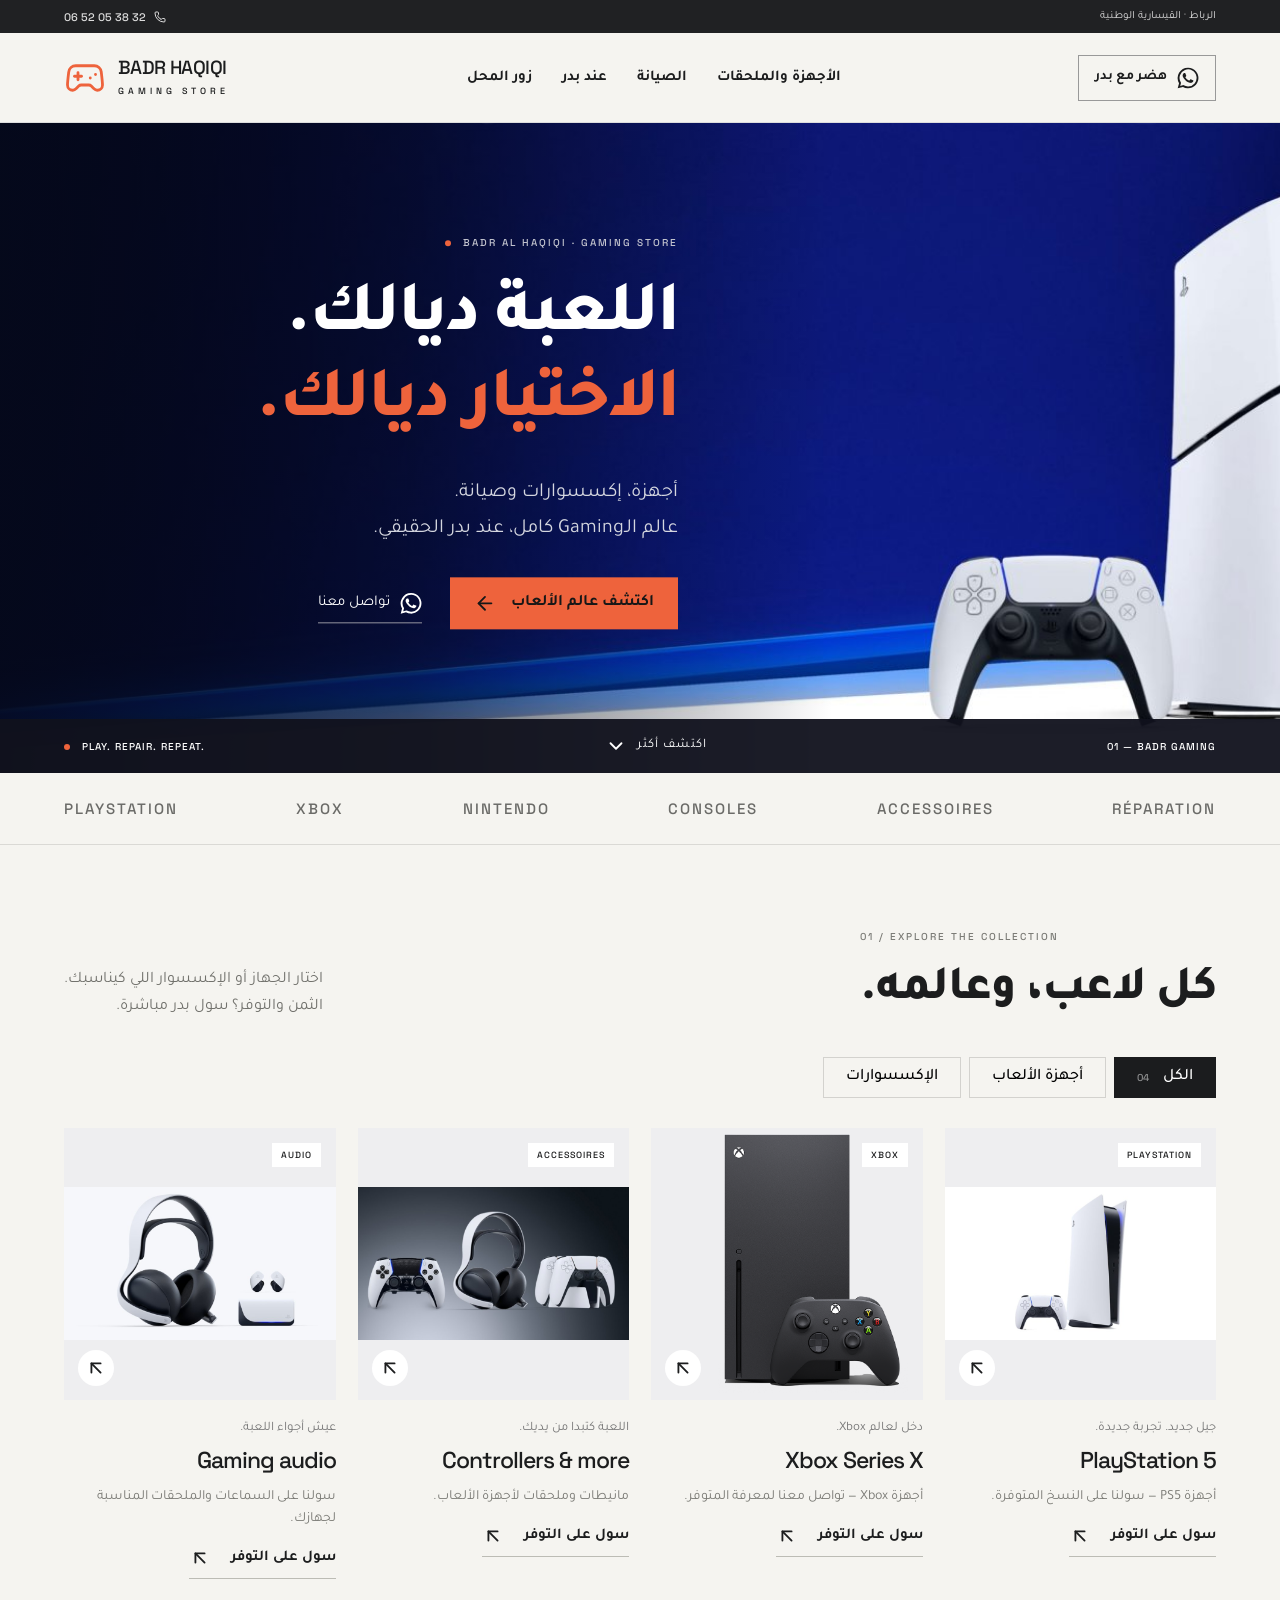
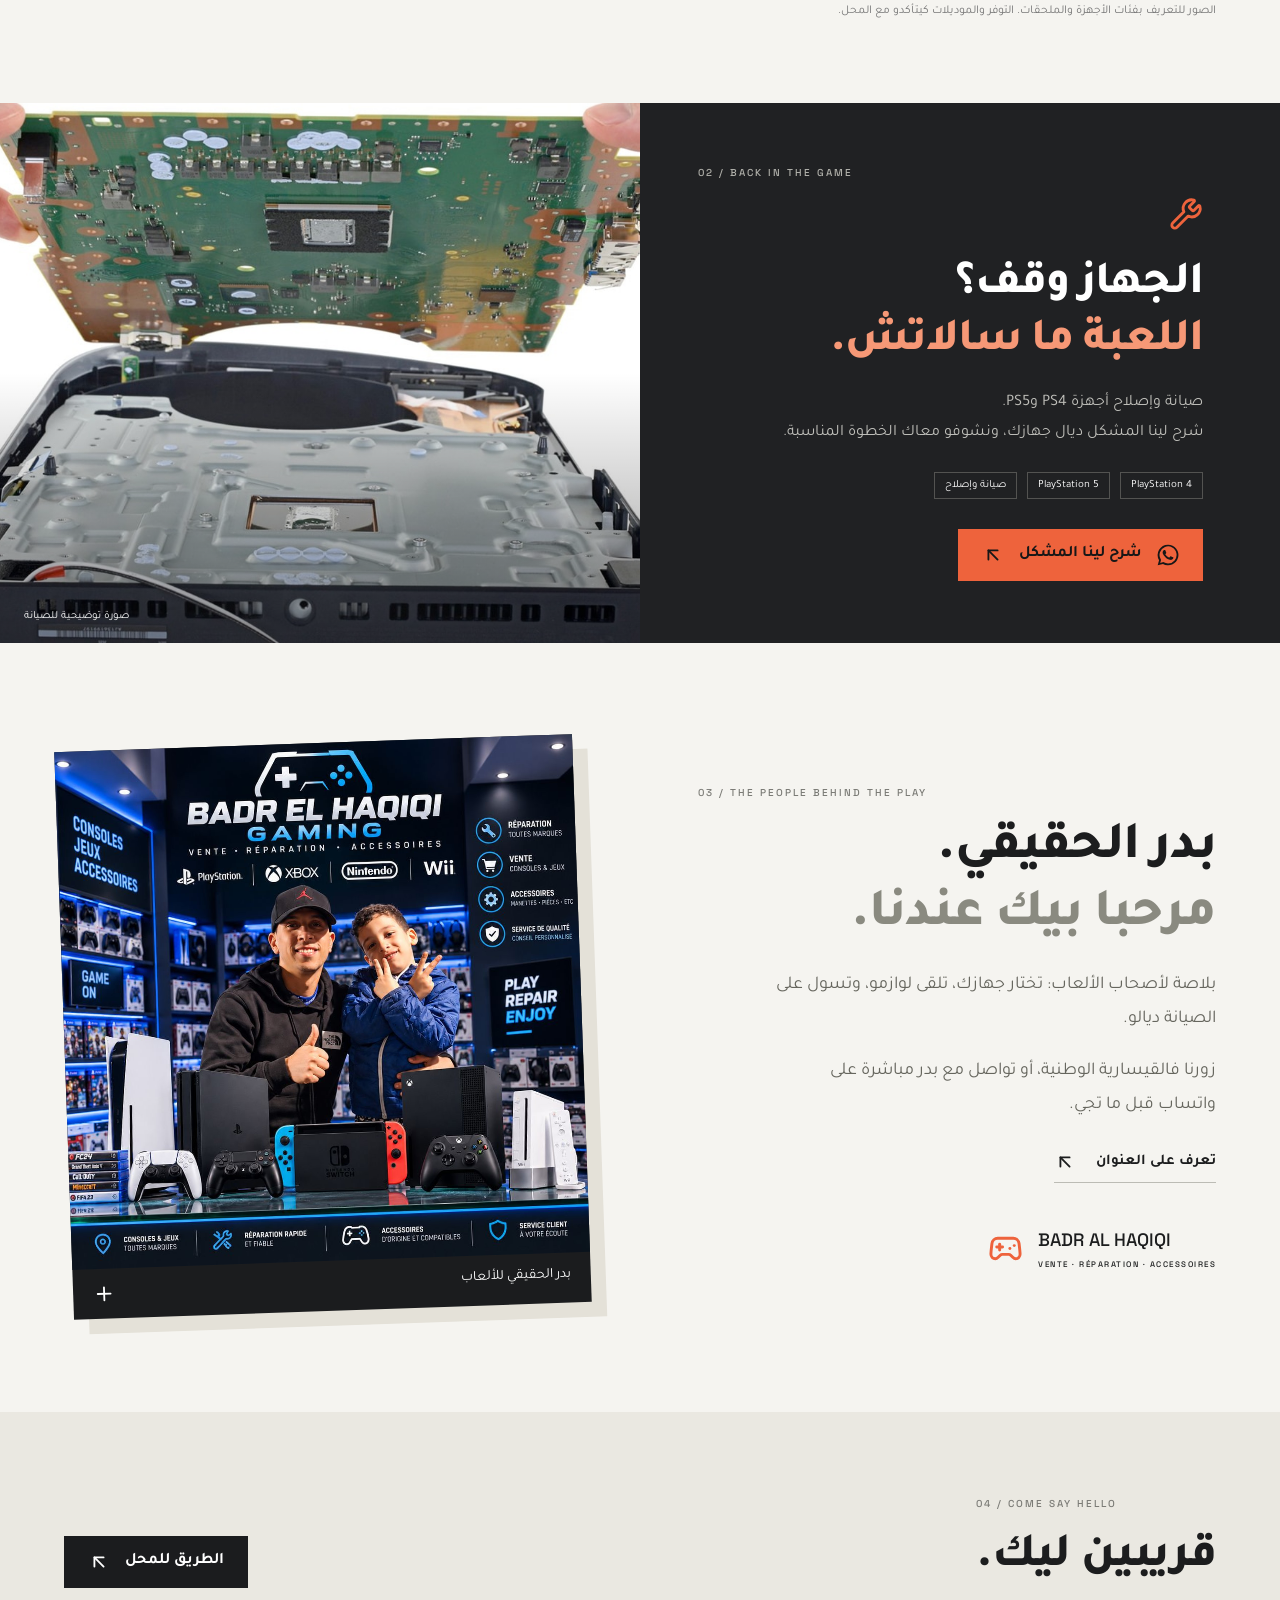
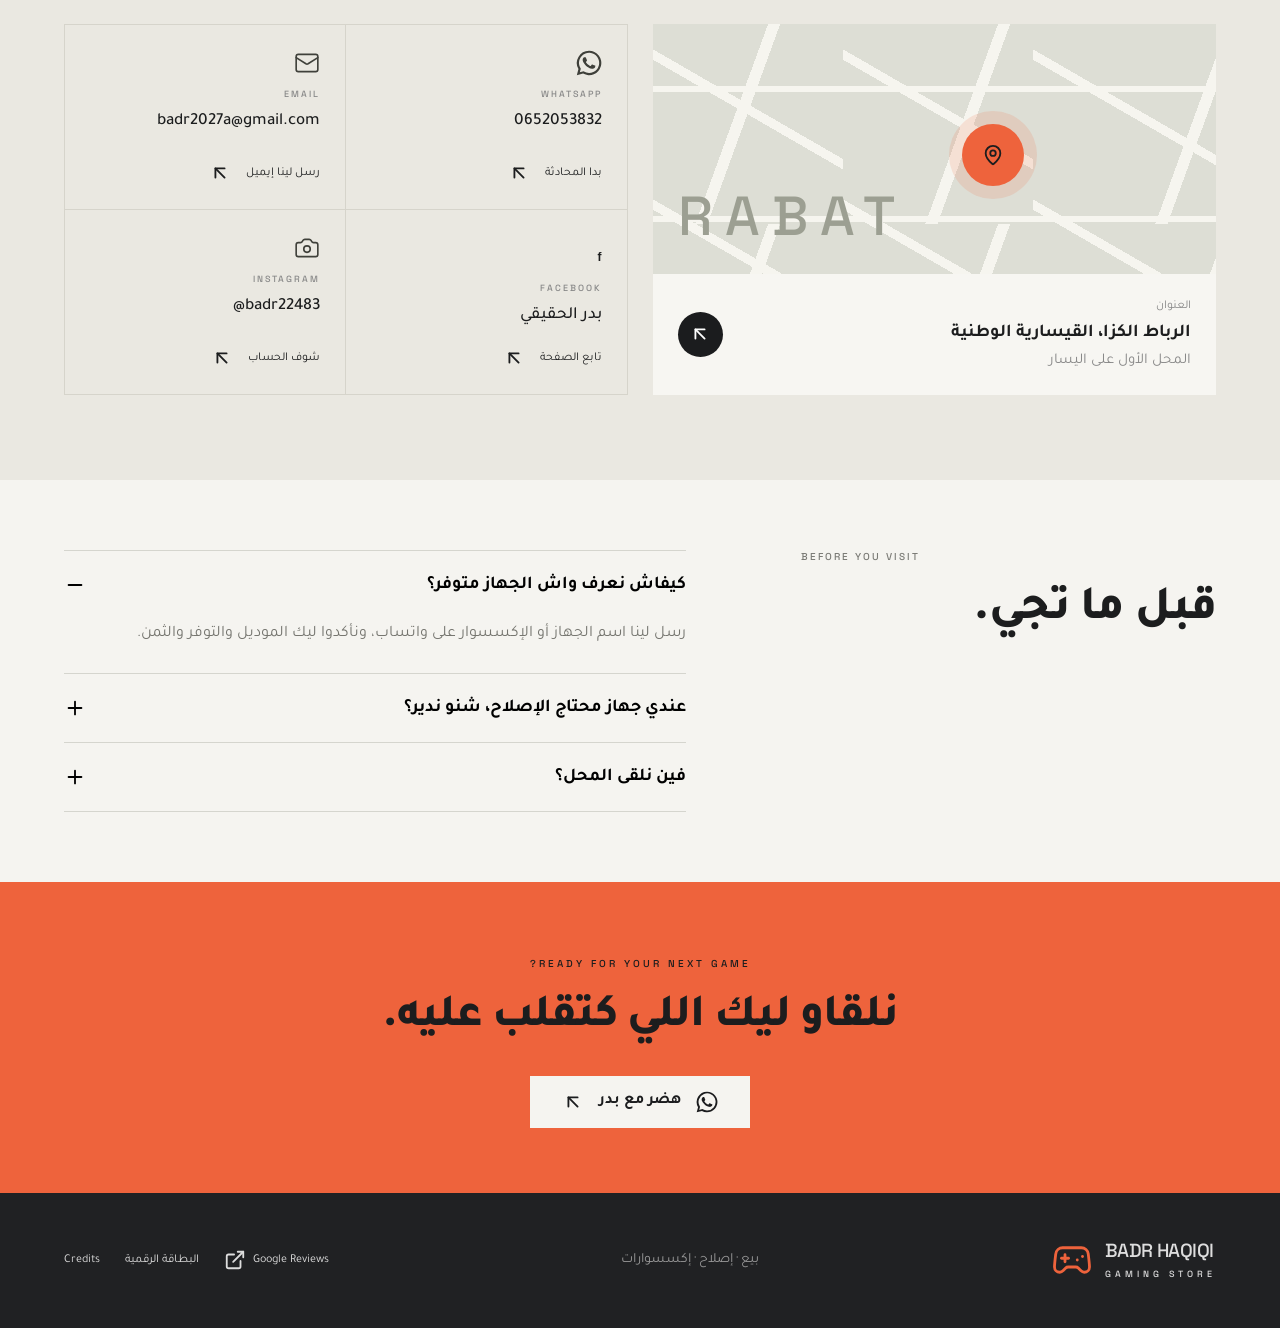
<file: index.html>
<!DOCTYPE html><html lang="en" manifest="cache.appcache"><head><meta charset="utf-8"><meta name="viewport" content="width=device-width,initial-scale=1"><script src="js/visitor-route.js"></script><title>Badr Al Haqiqi — PS4 Offline Flash Host</title><link rel="stylesheet" href="assets/style.css"><script>try{if(localStorage.getItem("badr_setup_v2"))document.documentElement.className="returning";}catch(e){}</script></head><body><noscript><p><a href="shop.html">بدر الحقيقي — المحل والخدمات / Visit our shop</a></p></noscript><main class="stage"><div class="surface"><header class="top">BADR AL HAQIQI <a href="shop.html">المحل والخدمات</a><a class="owner-link" href="settings.html">Owner settings</a></header><section class="panel"><p class="eyebrow">GAMING STORE & CONSOLE SERVICES</p><h1>BADR AL HAQIQI</h1><p class="subheading">PS4 OFFLINE FLASH HOST</p><p class="intro small" dir="rtl">بدر الحقيقي — تفعيل واحد فالمحل، وتشغيل من Bookmark بلا إنترنت.</p>
<section id="login" class="hidden"><form id="pin-form"><label for="pin">Activation Code</label><input id="pin" type="password" maxlength="8" autocomplete="off" inputmode="numeric" required><button>ACTIVATE DEVICE</button></form></section>
<section id="confirm" class="hidden"><p>Detected PlayStation 4 Firmware</p><div id="detected" class="version"></div><div id="recommendation" class="meta"></div><h2>Is that right?</h2><button id="yes">YES, CONTINUE</button><button id="no" class="secondary">NO, CHANGE FIRMWARE</button></section>
<section id="manual" class="hidden"><h2>Select firmware</h2><label for="firmwares">Firmware / Host / Compatibility</label><select id="firmwares"></select><div id="selection" class="meta"></div><button id="choose">CONFIRM FIRMWARE</button></section>
<section id="safety" class="hidden"><h2>Firmware Safety Verification</h2><p id="safety-detail" class="warn"></p><button id="reverify">RE-VERIFY FIRMWARE</button><p class="small">Your previous activation is retained.</p></section>
<section id="manual-confirm" class="hidden"><p>Manually selected firmware</p><div id="manual-version" class="version"></div><div id="manual-detail" class="meta"></div><h2>Is that right?</h2><button id="manual-yes">YES, VERIFY COMPATIBILITY</button><button id="manual-back" class="secondary">NO, CHANGE FIRMWARE</button></section>
<section id="install" class="hidden"><h2>Offline installation</h2><p id="selected-summary"></p><div class="progress"><div id="bar"></div></div><p id="cache-status">Preparing files</p><button id="retry-cache" class="secondary">RECHECK CACHE</button></section>
<div id="message" role="status" aria-live="polite">Checking local setup…</div><p class="small intro">WhatsApp <a href="https://wa.me/212652053832">0652053832</a></p></section><div class="clear"></div></div></main><footer>RawGame4 & Raw13G · <a href="credits.html">Credits & licenses</a></footer><script src="js/version.js"></script><script src="js/firmware-router.js"></script><script src="js/firmware-detector.js"></script><script src="js/firmware-safety.js"></script><script src="js/activation.js"></script><script src="js/offline-manager.js"></script><script src="js/navigation.js"></script><script src="js/app.js"></script></body></html>
</file>
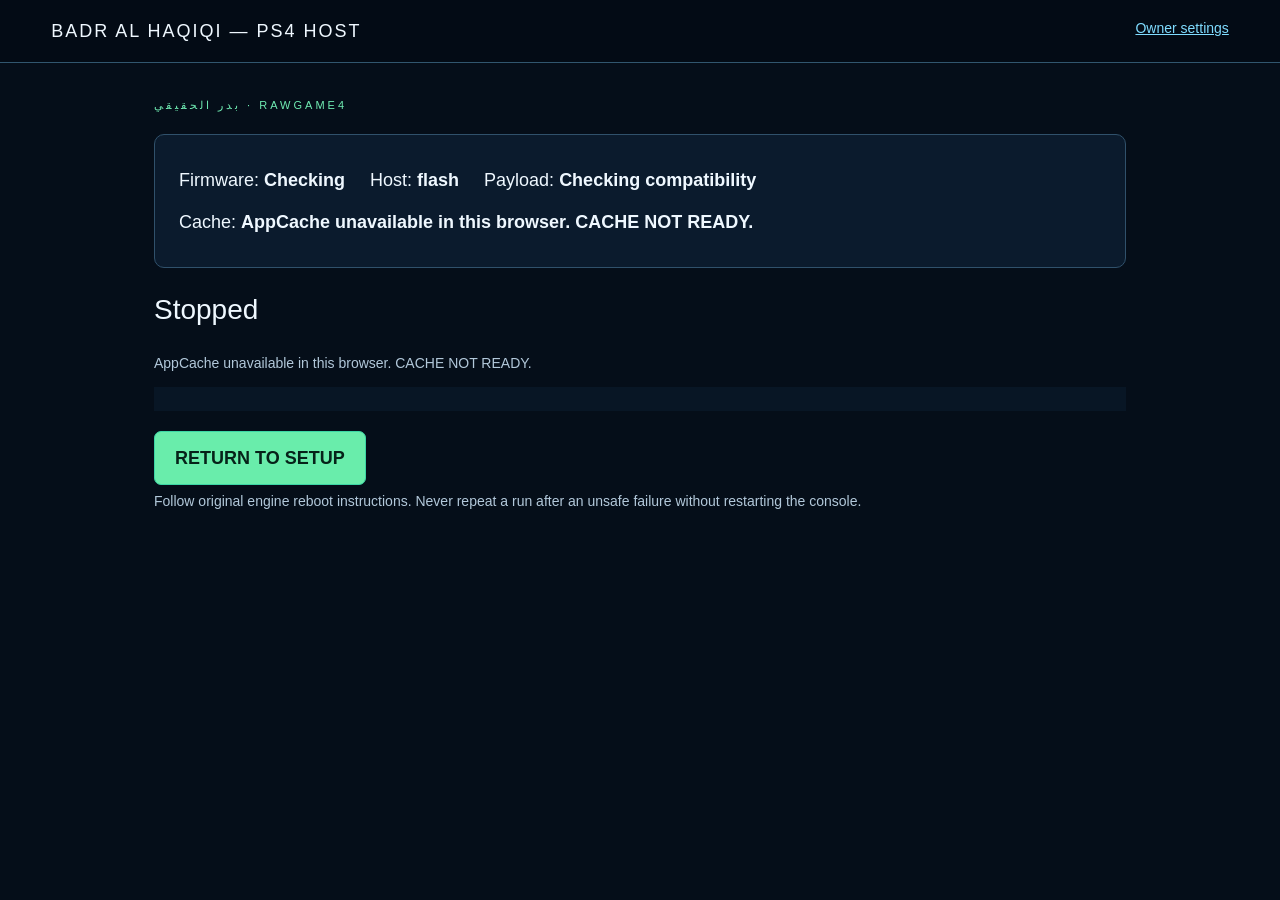
<file: flash/index.html>
<!DOCTYPE html><html lang="en" manifest="../cache.appcache"><head><meta charset="utf-8"><meta name="viewport" content="width=device-width,initial-scale=1"><title>Badr Al Haqiqi — flash</title><link rel="stylesheet" href="../assets/style.css"><script>try{if(localStorage.getItem("badr_setup_v2"))document.documentElement.className="returning";}catch(e){}</script></head><body><header class="top">BADR AL HAQIQI — PS4 HOST <a href="../settings.html">Owner settings</a></header><main class="content"><p class="eyebrow">بدر الحقيقي · RAWGAME4</p><div class="card stats"><span>Firmware: <b id="fw">Checking</b></span><span>Host: <b>flash</b></span><span>Payload: <b id="payload">Checking compatibility</b></span><span>Cache: <b id="cache-status">CACHE NOT READY</b></span></div><div id="result">Initializing</div><div id="state"></div><div id="msg"></div><p id="notice" class="small"></p><pre id="out"></pre><button id="retry" class="hidden">RETRY</button><p class="small">Follow original engine reboot instructions. Never repeat a run after an unsafe failure without restarting the console.</p></main><script src="../js/version.js"></script><script src="../js/firmware-router.js"></script><script src="../js/firmware-detector.js"></script><script src="../js/firmware-safety.js"></script><script src="../js/activation.js"></script><script src="../js/offline-manager.js"></script><script src="../js/navigation.js"></script><script src="../js/host-bridge.js" data-host="flash" data-engine="entry"></script></body></html>
</file>
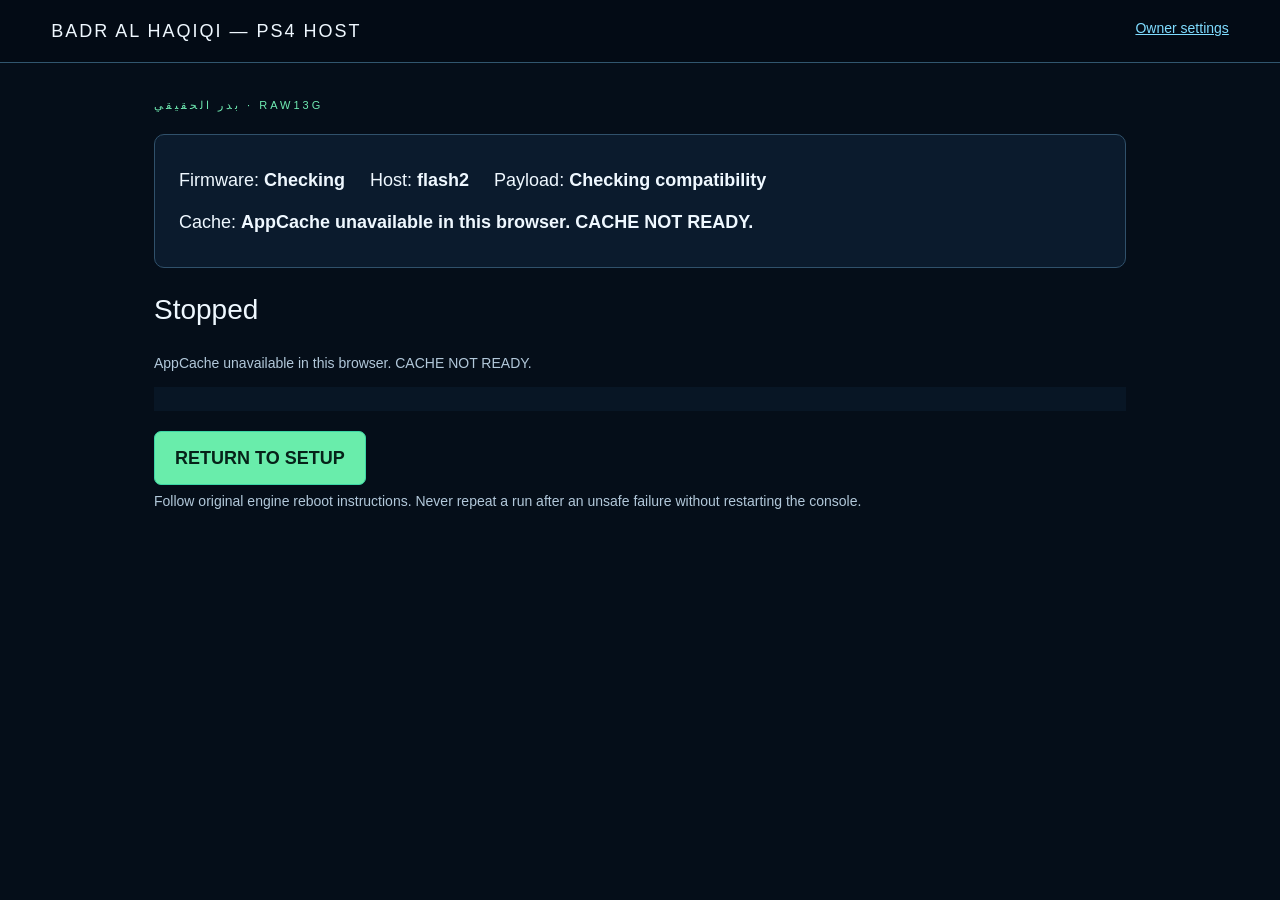
<file: flash2/index.html>
<!DOCTYPE html><html lang="en" manifest="../cache.appcache"><head><meta charset="utf-8"><meta name="viewport" content="width=device-width,initial-scale=1"><title>Badr Al Haqiqi — flash2</title><link rel="stylesheet" href="../assets/style.css"><script>try{if(localStorage.getItem("badr_setup_v2"))document.documentElement.className="returning";}catch(e){}</script></head><body><header class="top">BADR AL HAQIQI — PS4 HOST <a href="../settings.html">Owner settings</a></header><main class="content"><p class="eyebrow">بدر الحقيقي · RAW13G</p><div class="card stats"><span>Firmware: <b id="fw">Checking</b></span><span>Host: <b>flash2</b></span><span>Payload: <b id="payload">Checking compatibility</b></span><span>Cache: <b id="cache-status">CACHE NOT READY</b></span></div><div id="result">Initializing</div><div id="state"></div><div id="msg"></div><p id="notice" class="small"></p><pre id="out"></pre><button id="retry" class="hidden">RETRY</button><p class="small">Follow original engine reboot instructions. Never repeat a run after an unsafe failure without restarting the console.</p></main><script src="../js/version.js"></script><script src="../js/firmware-router.js"></script><script src="../js/firmware-detector.js"></script><script src="../js/firmware-safety.js"></script><script src="../js/activation.js"></script><script src="../js/offline-manager.js"></script><script src="../js/navigation.js"></script><script src="../js/host-bridge.js" data-host="flash2" data-engine="entry"></script></body></html>
</file>
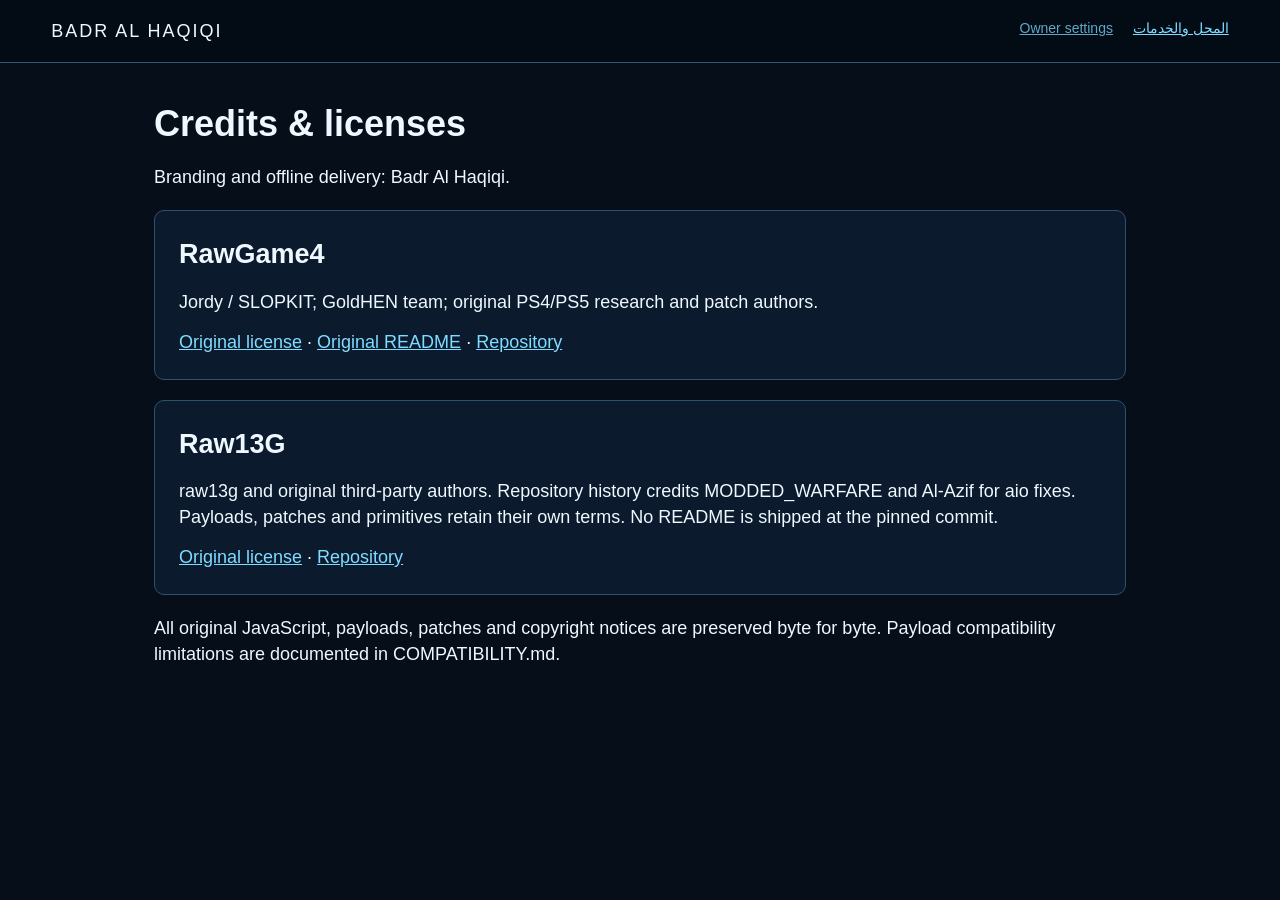
<file: credits.html>
<!DOCTYPE html><html lang="en" manifest="cache.appcache"><head><meta charset="utf-8"><meta name="viewport" content="width=device-width,initial-scale=1"><title>Credits — Badr Al Haqiqi</title><link rel="stylesheet" href="assets/style.css"><script>try{if(localStorage.getItem("badr_setup_v2"))document.documentElement.className="returning";}catch(e){}</script></head><body><header class="top">BADR AL HAQIQI <a href="shop.html">المحل والخدمات</a><a class="owner-link" href="settings.html">Owner settings</a></header><main class="content"><h1>Credits & licenses</h1><p>Branding and offline delivery: Badr Al Haqiqi.</p><div class="card"><h2>RawGame4</h2><p>Jordy / SLOPKIT; GoldHEN team; original PS4/PS5 research and patch authors.</p><a href="flash/LICENSE">Original license</a> · <a href="flash/README.md">Original README</a> · <a href="https://github.com/rawgame4/rawgame4.github.io/">Repository</a></div><div class="card"><h2>Raw13G</h2><p>raw13g and original third-party authors. Repository history credits MODDED_WARFARE and Al-Azif for aio fixes. Payloads, patches and primitives retain their own terms. No README is shipped at the pinned commit.</p><a href="flash2/LICENSE">Original license</a> · <a href="https://github.com/raw13g/raw13g.github.io/">Repository</a></div><p>All original JavaScript, payloads, patches and copyright notices are preserved byte for byte. Payload compatibility limitations are documented in COMPATIBILITY.md.</p></main><script src="js/version.js"></script><script src="js/firmware-router.js"></script><script src="js/firmware-detector.js"></script><script src="js/firmware-safety.js"></script><script src="js/activation.js"></script><script src="js/offline-manager.js"></script><script src="js/navigation.js"></script></body></html>
</file>
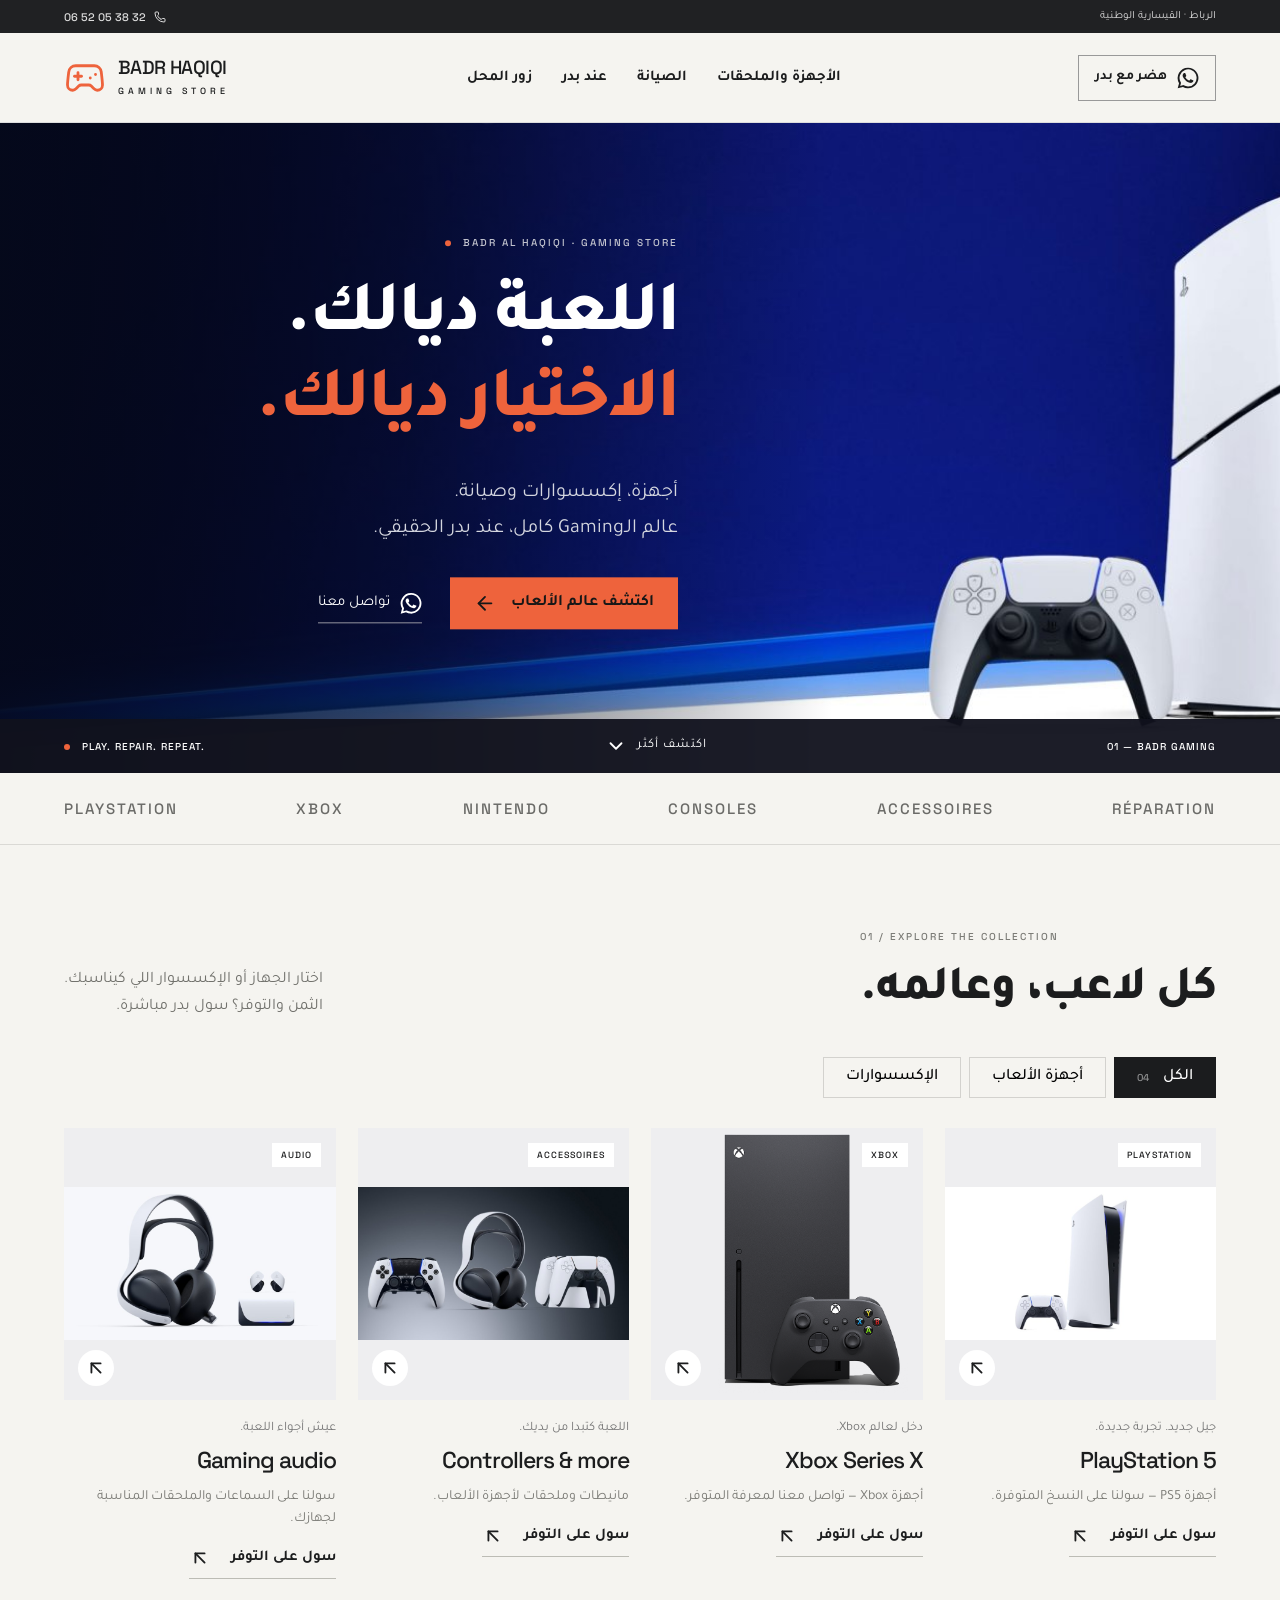
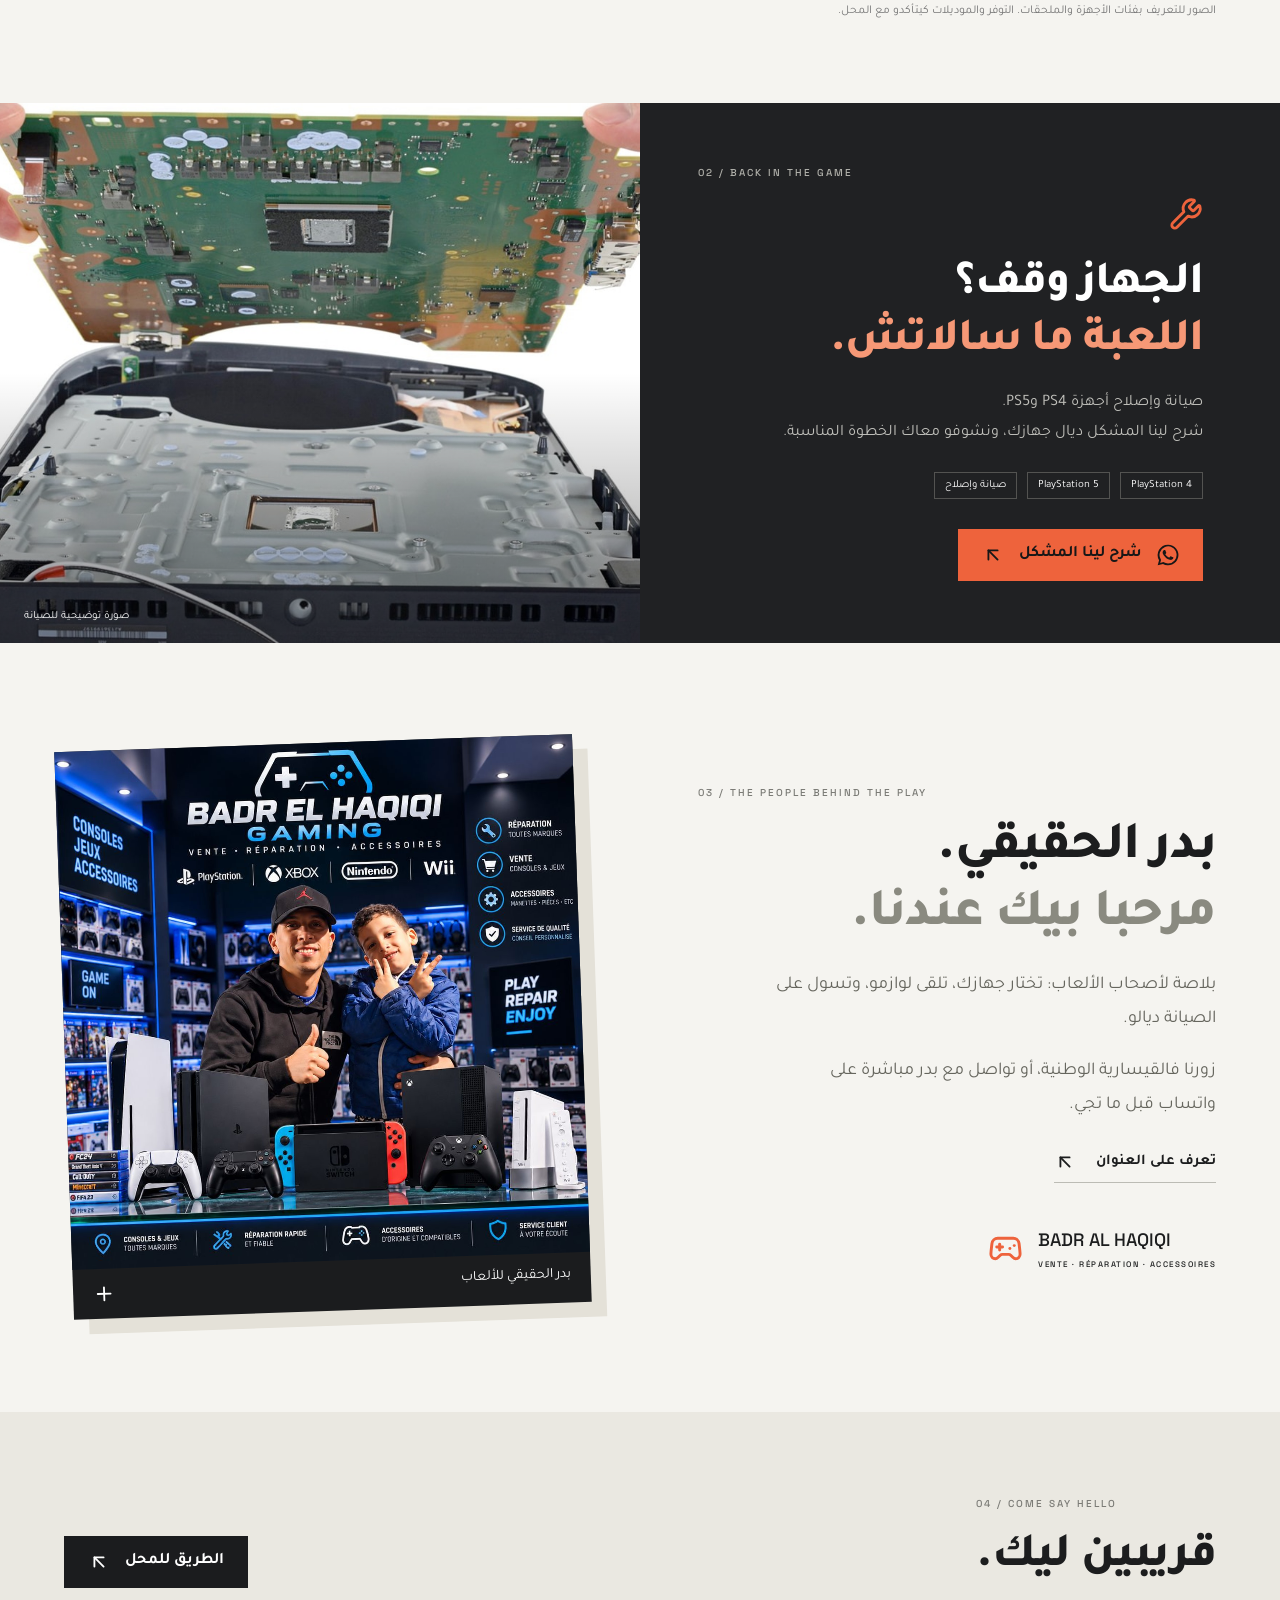
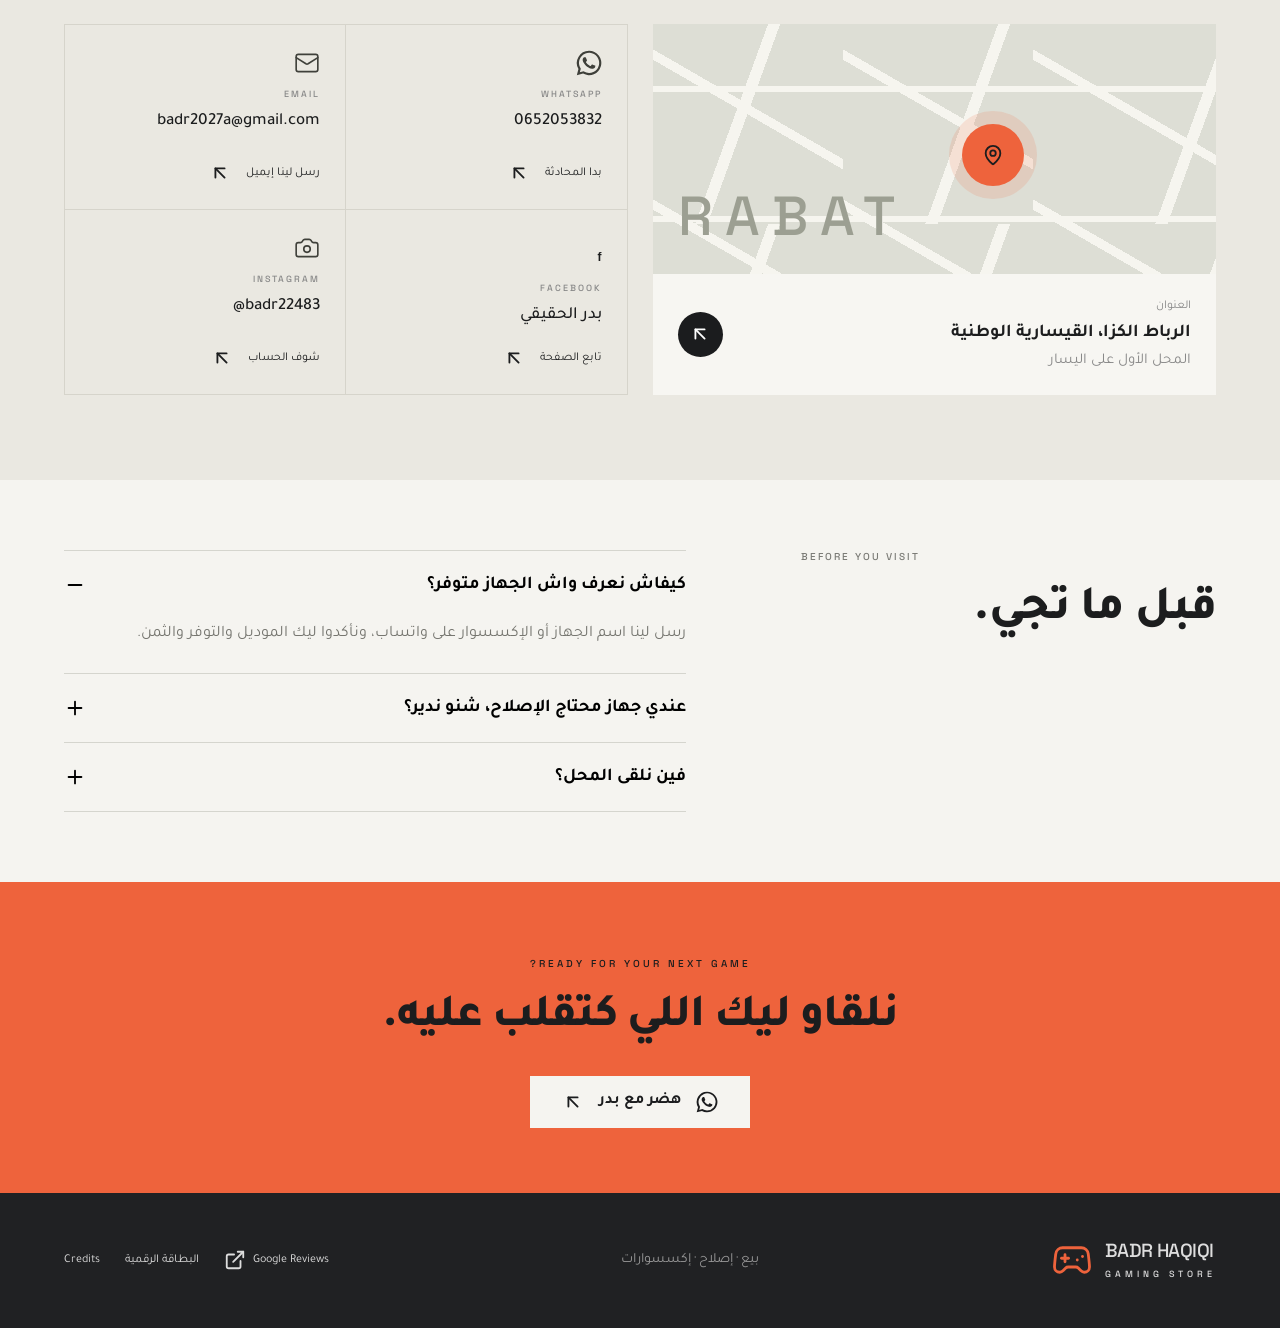
<file: run_lapse.html>
<!DOCTYPE html><html lang="en" manifest="cache.appcache"><head><meta charset="utf-8"><meta name="viewport" content="width=device-width,initial-scale=1"><title>Host upgraded</title><link rel="stylesheet" href="assets/style.css"><script>try{if(localStorage.getItem("badr_setup_v2"))document.documentElement.className="returning";}catch(e){}</script></head><body><p>Host upgraded. <a href="index.html">Open setup</a></p><script src="js/version.js"></script><script src="js/firmware-router.js"></script><script src="js/firmware-detector.js"></script><script src="js/firmware-safety.js"></script><script src="js/activation.js"></script><script src="js/offline-manager.js"></script><script src="js/navigation.js"></script><script>location.replace("index.html");</script></body></html>
</file>
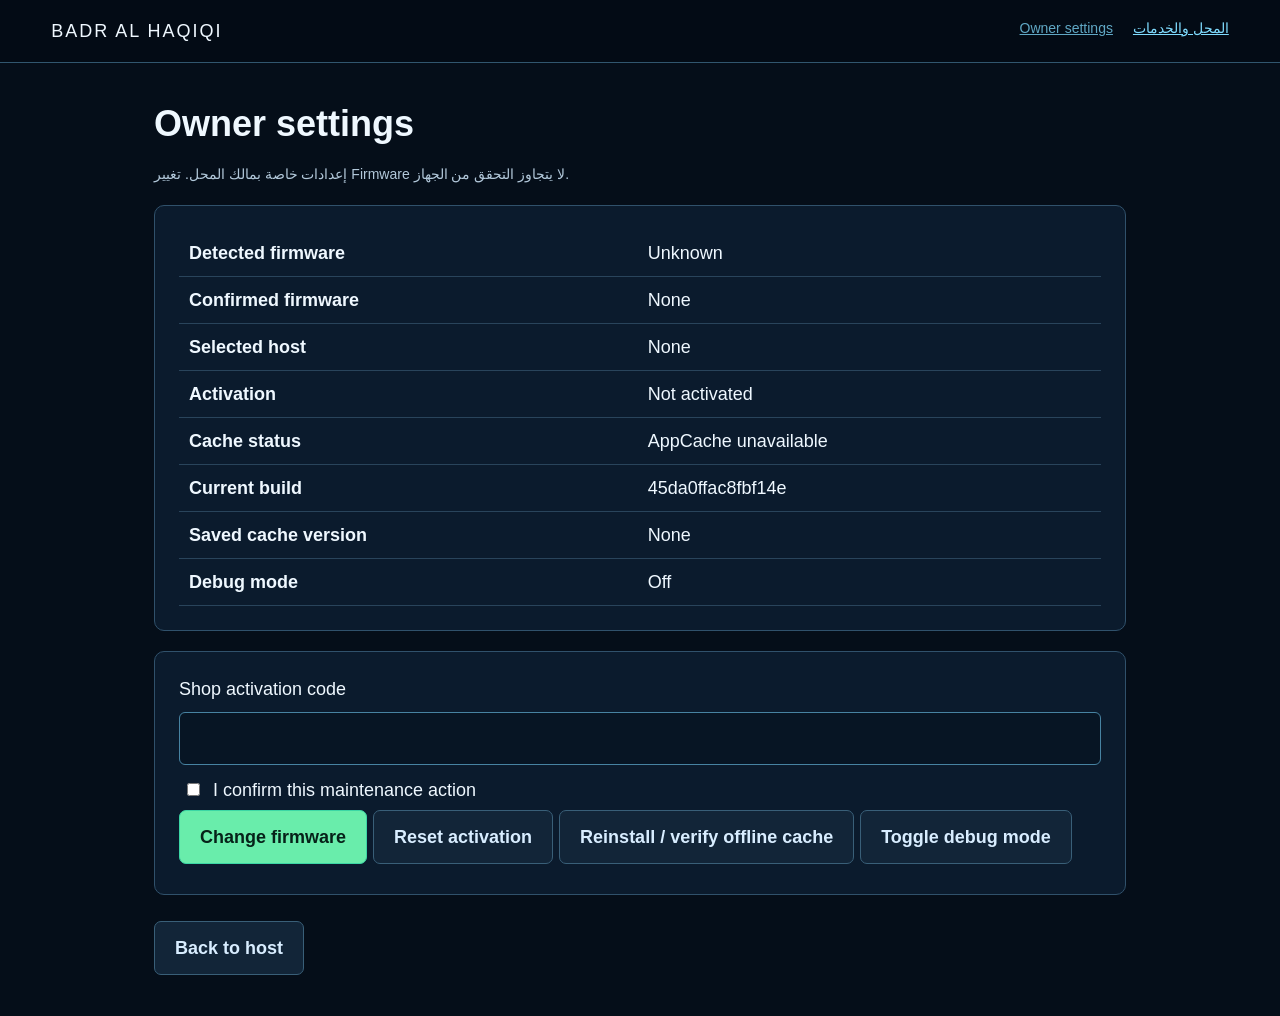
<file: settings.html>
<!DOCTYPE html><html lang="en" manifest="cache.appcache"><head><meta charset="utf-8"><meta name="viewport" content="width=device-width,initial-scale=1"><title>Owner settings — Badr Al Haqiqi</title><link rel="stylesheet" href="assets/style.css"><script>try{if(localStorage.getItem("badr_setup_v2"))document.documentElement.className="returning";}catch(e){}</script></head><body><header class="top">BADR AL HAQIQI <a href="shop.html">المحل والخدمات</a><a class="owner-link" href="settings.html">Owner settings</a></header><main class="content"><h1>Owner settings</h1><p class="small">إعدادات خاصة بمالك المحل. تغيير Firmware لا يتجاوز التحقق من الجهاز.</p><div class="card"><table><tbody id="details"></tbody></table></div><form id="owner-form" class="card"><label for="owner-pin">Shop activation code</label><input id="owner-pin" type="password" maxlength="8" autocomplete="off"><label><input id="owner-confirm" type="checkbox"> I confirm this maintenance action</label><button type="button" id="change">Change firmware</button><button type="button" id="reset" class="secondary">Reset activation</button><button type="button" id="reinstall" class="secondary">Reinstall / verify offline cache</button><button type="button" id="debug" class="secondary">Toggle debug mode</button></form><p id="message" role="status"></p><a class="button secondary" href="index.html">Back to host</a></main><script src="js/version.js"></script><script src="js/firmware-router.js"></script><script src="js/firmware-detector.js"></script><script src="js/firmware-safety.js"></script><script src="js/activation.js"></script><script src="js/offline-manager.js"></script><script src="js/navigation.js"></script><script src="js/settings.js"></script></body></html>
</file>
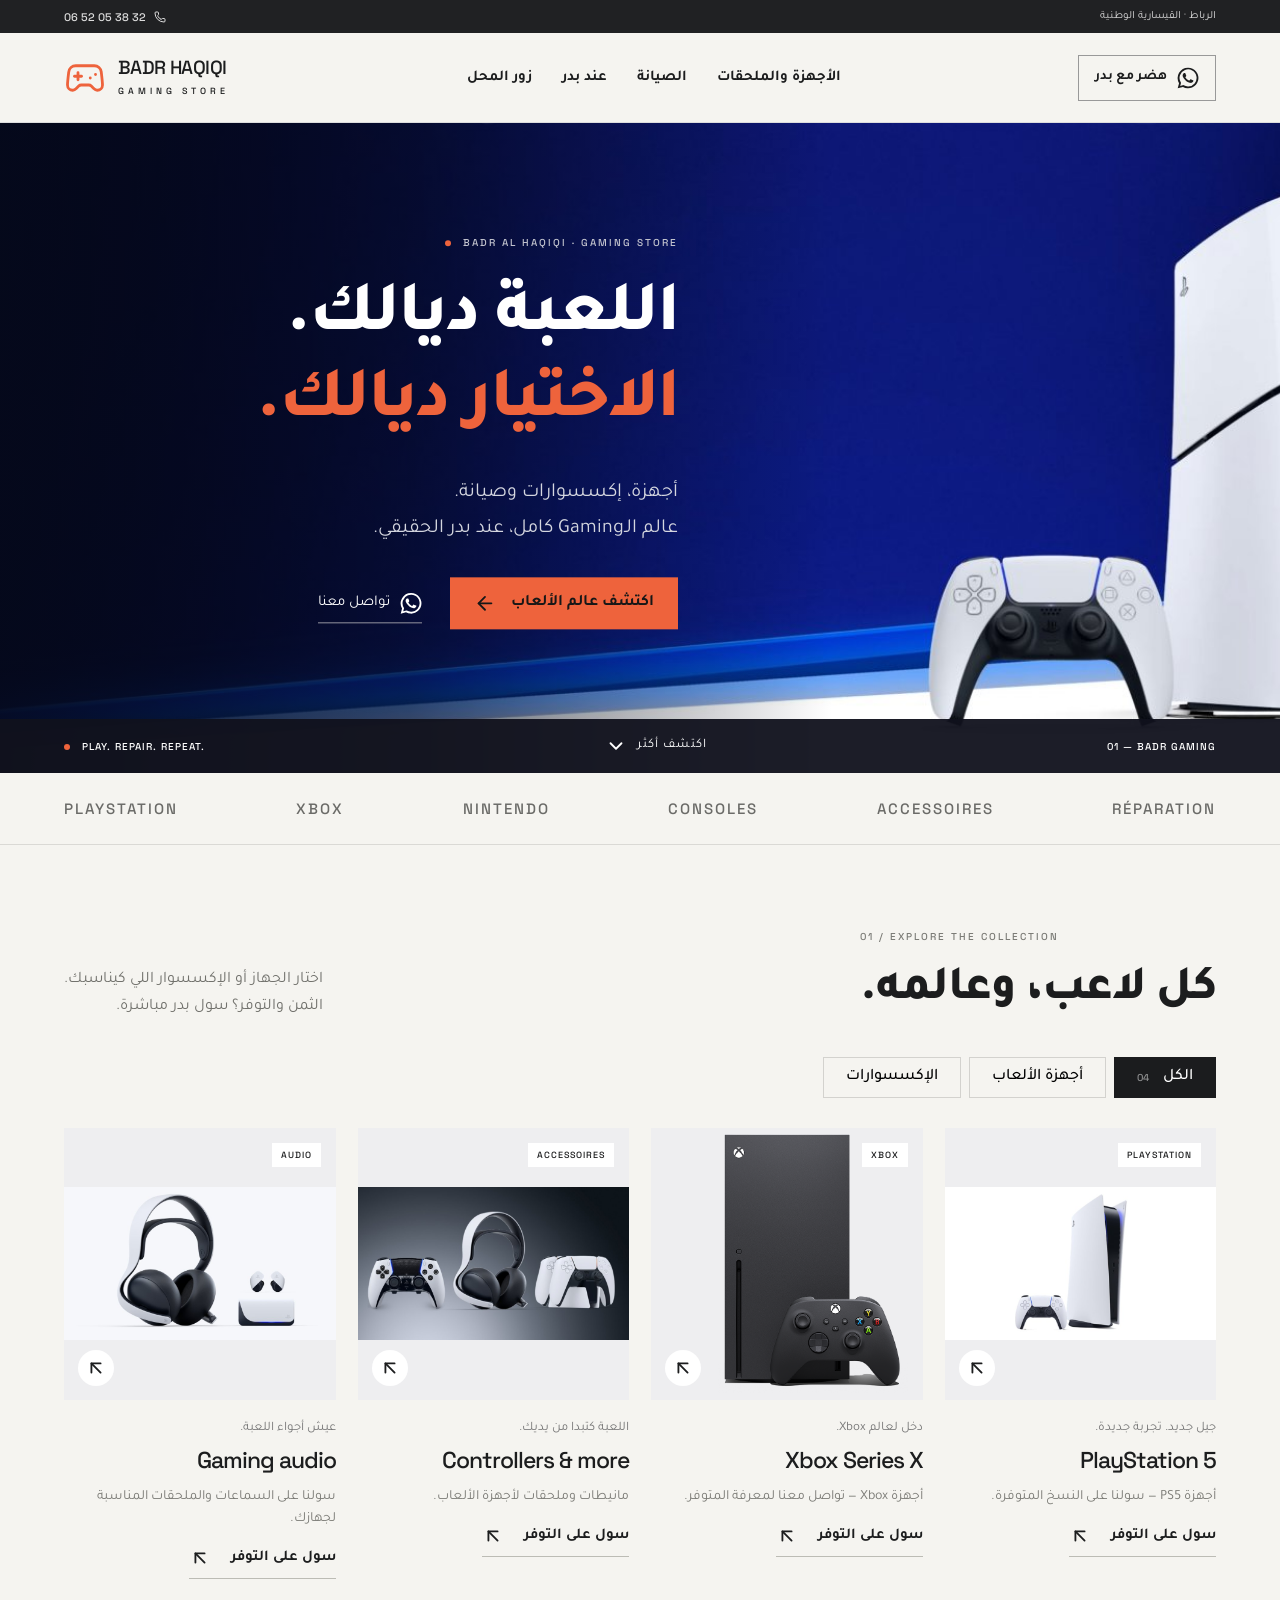
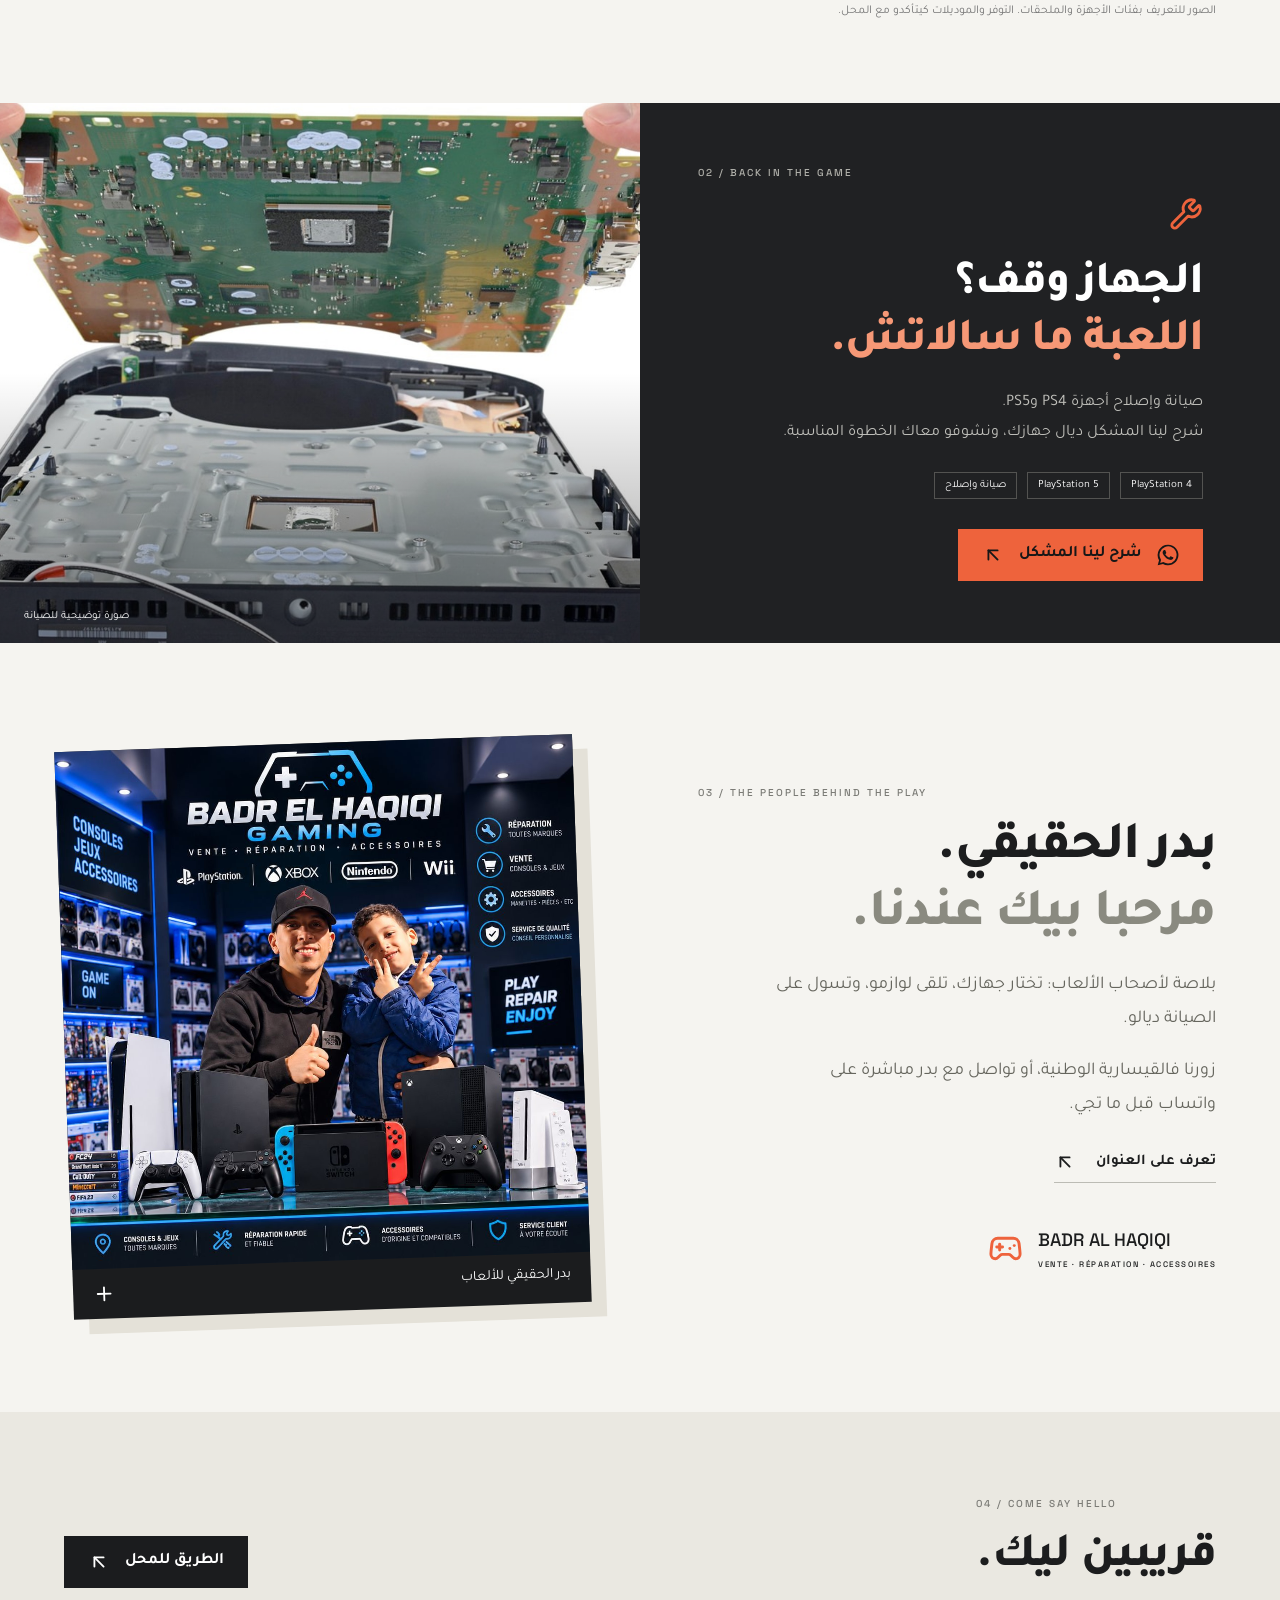
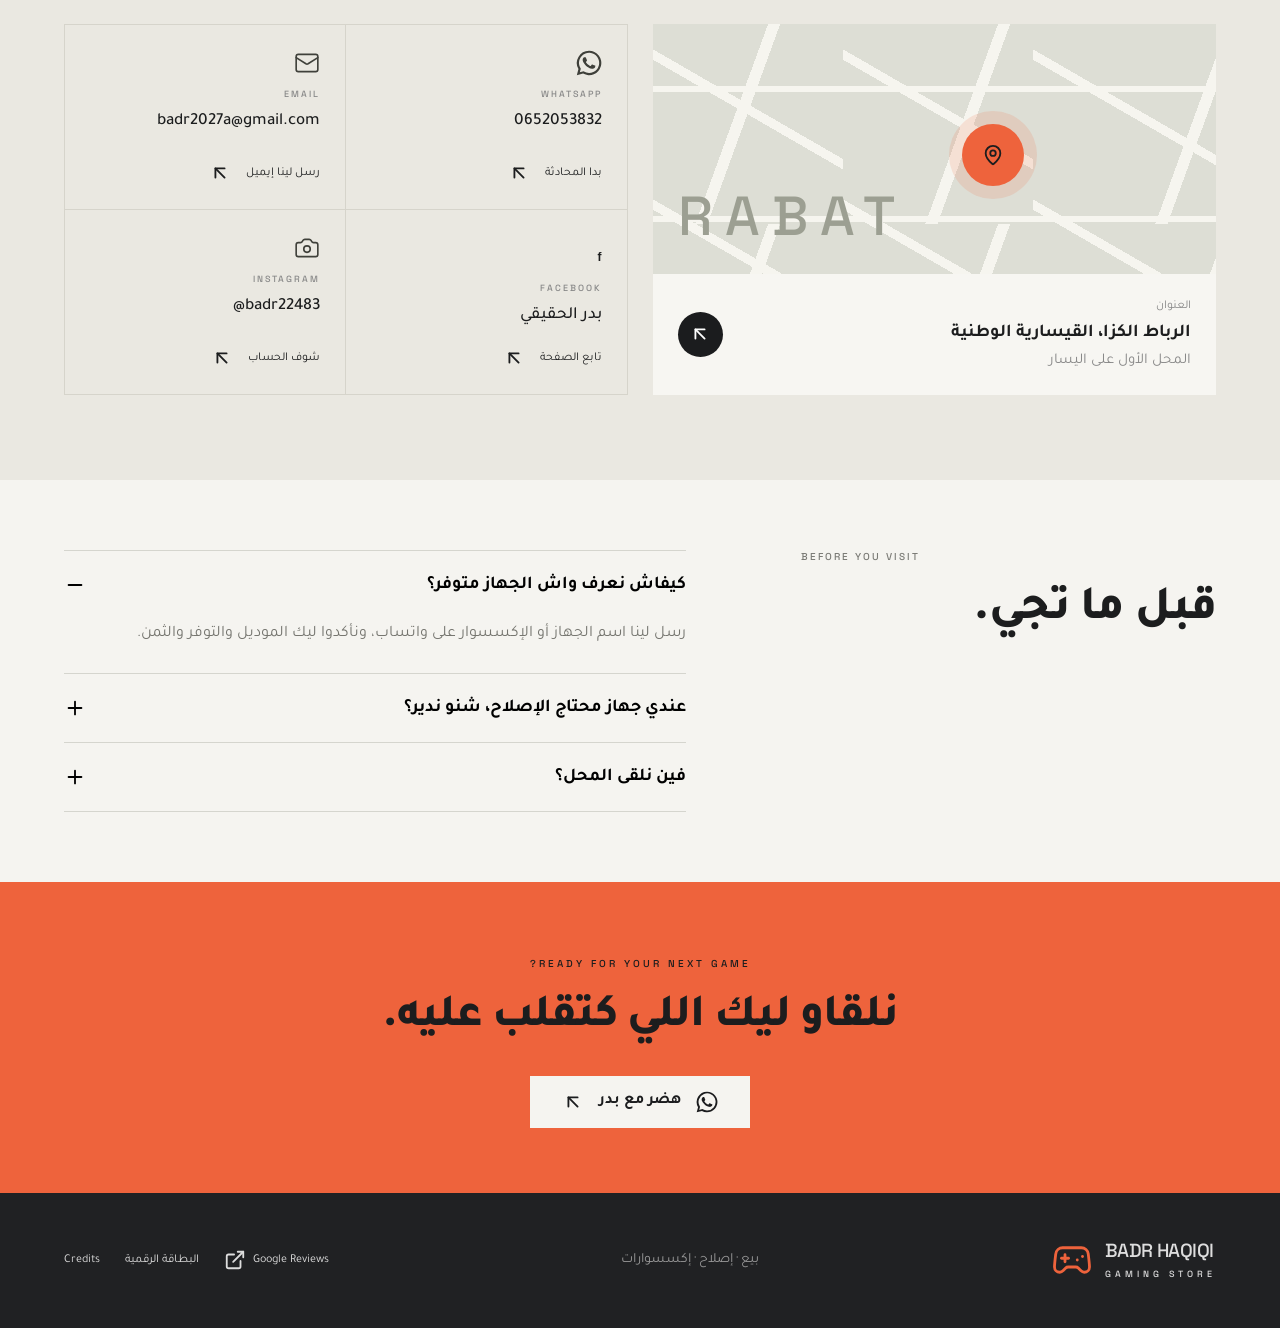
<file: shop.html>
<!doctype html><html lang="ar" dir="rtl" manifest="cache.appcache"><head><meta charset="utf-8"><meta name="viewport" content="width=device-width,initial-scale=1"><title>بدر الحقيقي | Gaming Store</title><meta name="description" content="بدر الحقيقي للألعاب بالرباط. أجهزة PlayStation وXbox، إكسسوارات، وصيانة PS4 وPS5. تواصل معنا وزور المحل."><meta name="theme-color" content="#f5f4f0"><link rel="stylesheet" href="assets/store/app.css"></head><body><div id="store-root"></div><noscript><h1>بدر الحقيقي للألعاب</h1><p>بيع وإصلاح أجهزة الألعاب وملحقاتها.</p><a href="https://wa.me/212652053832">WhatsApp: 0652053832</a></noscript><script defer src="assets/store/app.js"></script></body></html>
</file>
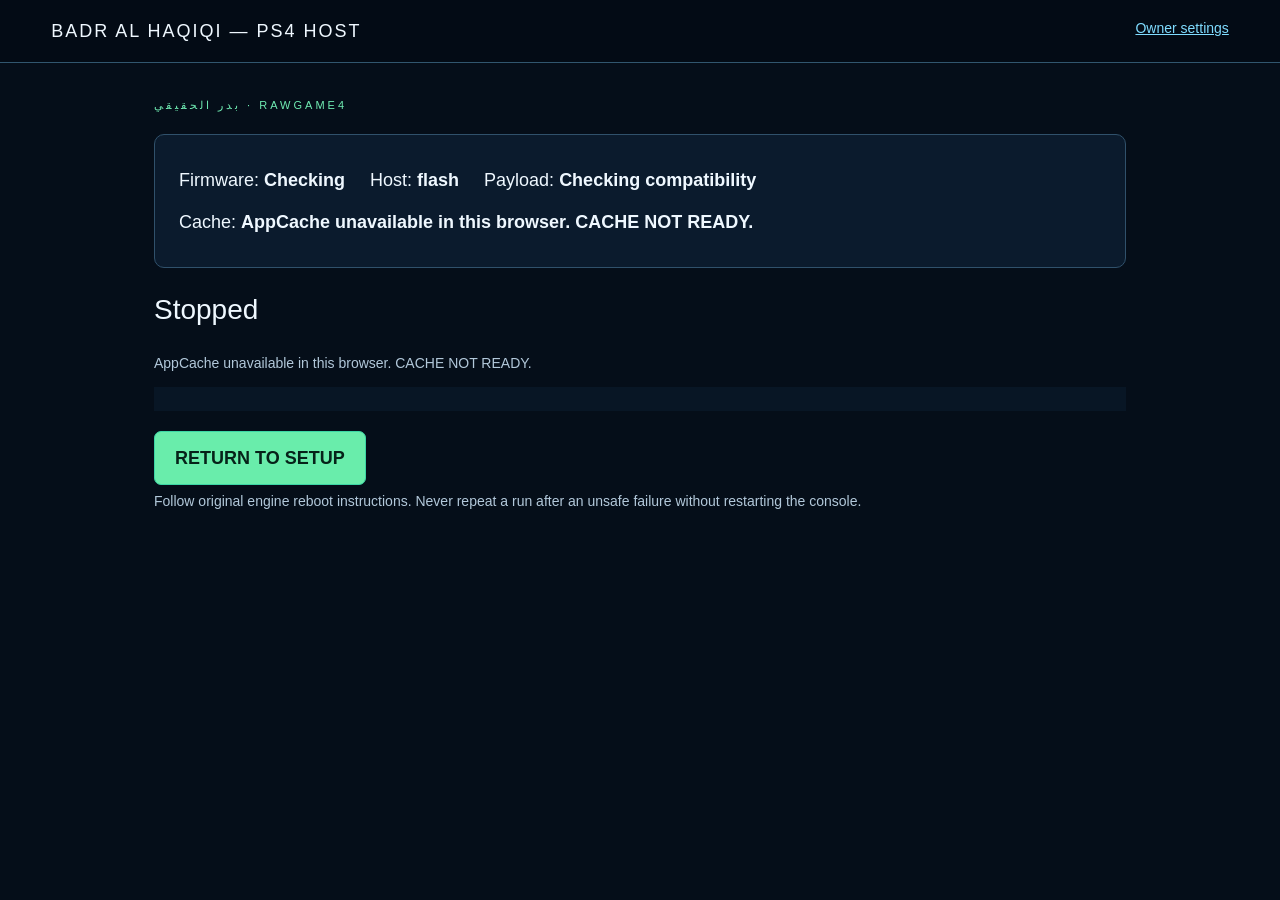
<file: flash/run_lapse.html>
<!DOCTYPE html><html lang="en" manifest="../cache.appcache"><head><meta charset="utf-8"><meta name="viewport" content="width=device-width,initial-scale=1"><title>Badr Al Haqiqi — flash</title><link rel="stylesheet" href="../assets/style.css"><script>try{if(localStorage.getItem("badr_setup_v2"))document.documentElement.className="returning";}catch(e){}</script></head><body><header class="top">BADR AL HAQIQI — PS4 HOST <a href="../settings.html">Owner settings</a></header><main class="content"><p class="eyebrow">بدر الحقيقي · RAWGAME4</p><div class="card stats"><span>Firmware: <b id="fw">Checking</b></span><span>Host: <b>flash</b></span><span>Payload: <b id="payload">Checking compatibility</b></span><span>Cache: <b id="cache-status">CACHE NOT READY</b></span></div><div id="result">Initializing</div><div id="state"></div><div id="msg"></div><p id="notice" class="small"></p><pre id="out"></pre><button id="retry" class="hidden">RETRY</button><p class="small">Follow original engine reboot instructions. Never repeat a run after an unsafe failure without restarting the console.</p></main><script src="../js/version.js"></script><script src="../js/firmware-router.js"></script><script src="../js/firmware-detector.js"></script><script src="../js/firmware-safety.js"></script><script src="../js/activation.js"></script><script src="../js/offline-manager.js"></script><script src="../js/navigation.js"></script><script src="../js/host-bridge.js" data-host="flash" data-engine="lapse"></script></body></html>
</file>
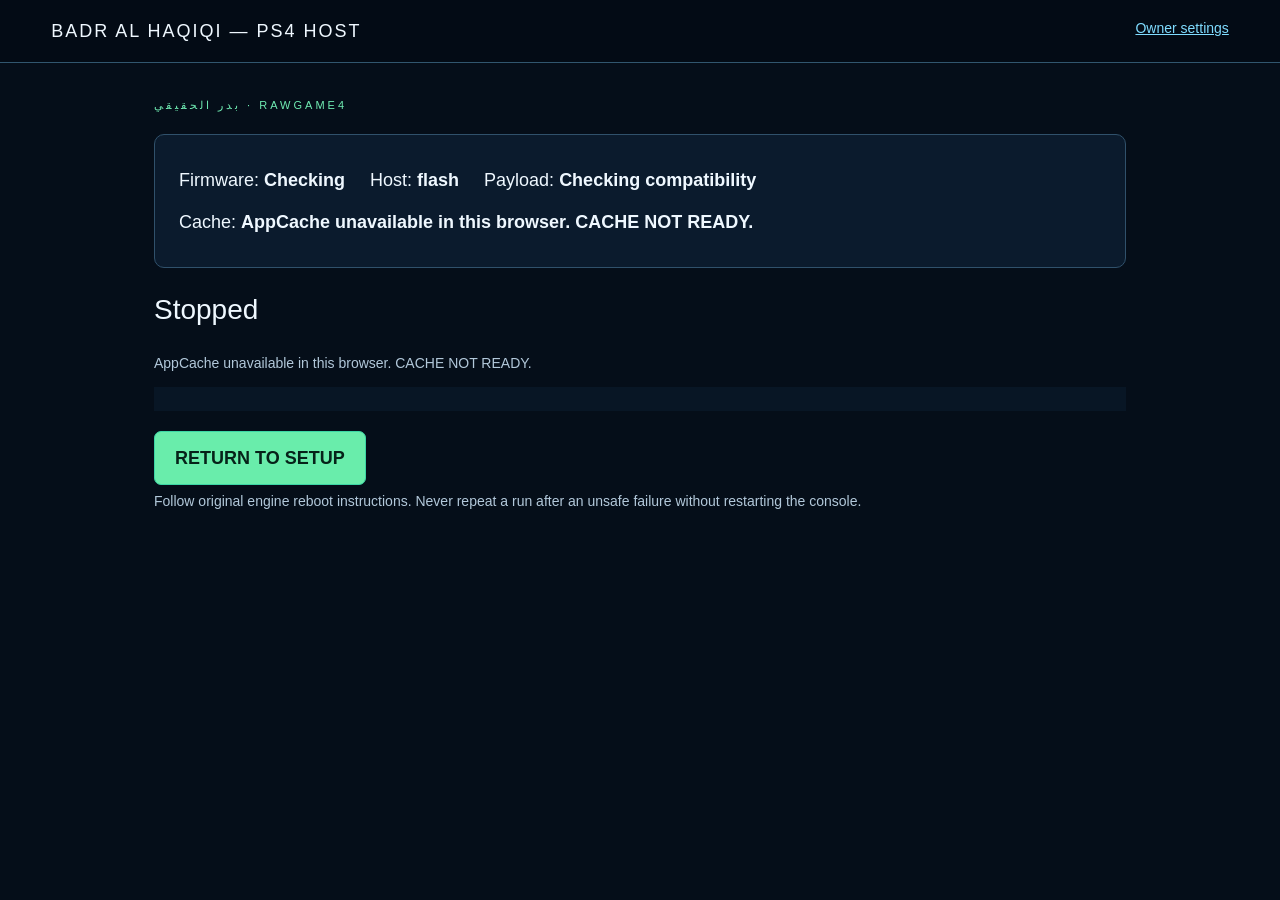
<file: flash/run_poops.html>
<!DOCTYPE html><html lang="en" manifest="../cache.appcache"><head><meta charset="utf-8"><meta name="viewport" content="width=device-width,initial-scale=1"><title>Badr Al Haqiqi — flash</title><link rel="stylesheet" href="../assets/style.css"><script>try{if(localStorage.getItem("badr_setup_v2"))document.documentElement.className="returning";}catch(e){}</script></head><body><header class="top">BADR AL HAQIQI — PS4 HOST <a href="../settings.html">Owner settings</a></header><main class="content"><p class="eyebrow">بدر الحقيقي · RAWGAME4</p><div class="card stats"><span>Firmware: <b id="fw">Checking</b></span><span>Host: <b>flash</b></span><span>Payload: <b id="payload">Checking compatibility</b></span><span>Cache: <b id="cache-status">CACHE NOT READY</b></span></div><div id="result">Initializing</div><div id="state"></div><div id="msg"></div><p id="notice" class="small"></p><pre id="out"></pre><button id="retry" class="hidden">RETRY</button><p class="small">Follow original engine reboot instructions. Never repeat a run after an unsafe failure without restarting the console.</p></main><script src="../js/version.js"></script><script src="../js/firmware-router.js"></script><script src="../js/firmware-detector.js"></script><script src="../js/firmware-safety.js"></script><script src="../js/activation.js"></script><script src="../js/offline-manager.js"></script><script src="../js/navigation.js"></script><script src="../js/host-bridge.js" data-host="flash" data-engine="poops"></script></body></html>
</file>
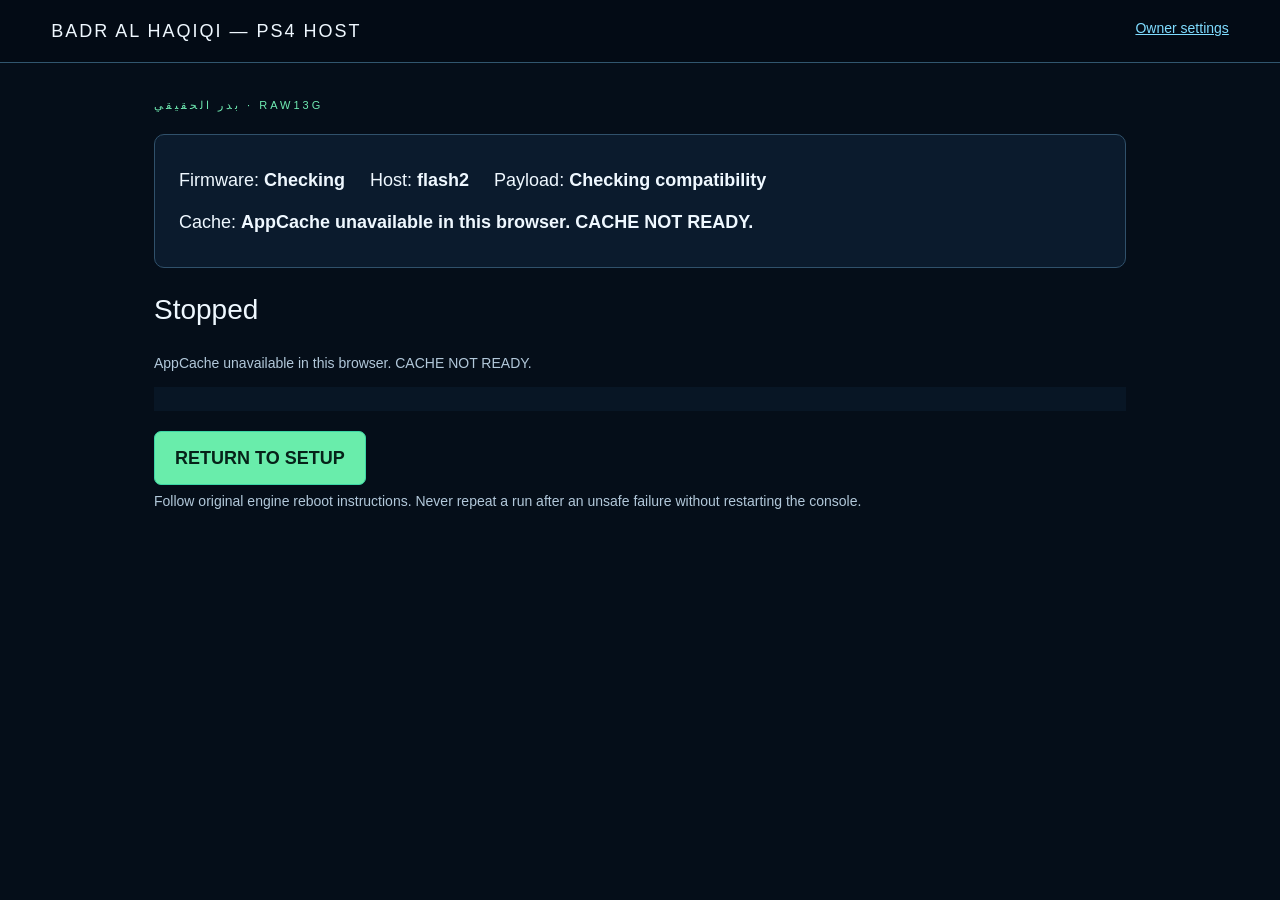
<file: flash2/jb.html>
<!DOCTYPE html><html lang="en" manifest="../cache.appcache"><head><meta charset="utf-8"><meta name="viewport" content="width=device-width,initial-scale=1"><title>Badr Al Haqiqi — flash2</title><link rel="stylesheet" href="../assets/style.css"><script>try{if(localStorage.getItem("badr_setup_v2"))document.documentElement.className="returning";}catch(e){}</script></head><body><header class="top">BADR AL HAQIQI — PS4 HOST <a href="../settings.html">Owner settings</a></header><main class="content"><p class="eyebrow">بدر الحقيقي · RAW13G</p><div class="card stats"><span>Firmware: <b id="fw">Checking</b></span><span>Host: <b>flash2</b></span><span>Payload: <b id="payload">Checking compatibility</b></span><span>Cache: <b id="cache-status">CACHE NOT READY</b></span></div><div id="result">Initializing</div><div id="state"></div><div id="msg"></div><p id="notice" class="small"></p><pre id="out"></pre><button id="retry" class="hidden">RETRY</button><p class="small">Follow original engine reboot instructions. Never repeat a run after an unsafe failure without restarting the console.</p></main><script src="../js/version.js"></script><script src="../js/firmware-router.js"></script><script src="../js/firmware-detector.js"></script><script src="../js/firmware-safety.js"></script><script src="../js/activation.js"></script><script src="../js/offline-manager.js"></script><script src="../js/navigation.js"></script><script src="../js/host-bridge.js" data-host="flash2" data-engine="jb"></script></body></html>
</file>
<file: assets/style.css>
*{box-sizing:border-box}html,body{margin:0;min-height:100%;background:#050e19;color:#eff8ff;font:18px/1.45 Arial,sans-serif}a{color:#7fdcff}button,input,select{font:inherit}button,.button{display:inline-block;padding:13px 20px;border:1px solid #3cd6a5;border-radius:7px;background:#69edab;color:#062219;font-weight:bold;cursor:pointer;text-decoration:none;margin:6px 6px 6px 0}button.secondary,.button.secondary{background:#122538;color:#d8edff;border-color:#395f78}button:disabled{opacity:.45;cursor:default}:focus{outline:3px solid #9cddff;outline-offset:4px}input,select{width:100%;padding:12px;background:#071524;color:white;border:1px solid #4783a2;border-radius:6px;margin:10px 0}h1,h2,p{margin:0 0 14px}.hidden{display:none!important}.top{padding:18px 4%;background:rgba(3,11,21,.88);border-bottom:1px solid #31566e;letter-spacing:2px}.top a{float:right;font-size:14px;letter-spacing:0;margin-left:20px}.stage{min-height:100vh;background:#050d19 url(shop.jpg) center top/cover no-repeat}.surface{min-height:100vh;background:linear-gradient(90deg,rgba(3,11,20,.05) 30%,rgba(3,11,20,.65))}.panel{width:400px;float:right;margin:4vh 4% 28px 0;padding:25px;background:rgba(5,18,32,.93);border:1px solid #347fa3;border-radius:12px;box-shadow:0 0 30px #00253e}.panel h1{font-size:27px;line-height:1.2}.eyebrow{font-size:11px;letter-spacing:3px;color:#70ecb3}.small{font-size:14px;color:#b2c8da}.version{font-size:64px;line-height:1.1;color:#7addff;margin:12px 0}.meta{padding:13px;border:1px solid #32516b;border-radius:7px;margin:16px 0;font-size:16px}.error,.bad{color:#ffb2a8}.ok{color:#7bf2b2}.warn{color:#ffdb93}#message{margin-top:14px}.progress{height:7px;background:#17334a;margin:14px 0;overflow:hidden}#bar{height:100%;background:#69efac;width:0}footer{padding:15px 4%;font-size:13px;background:#061320;color:#a6bfd3}.clear{clear:both}.content{max-width:1100px;margin:auto;padding:35px 5%}.card{background:#0b1b2d;border:1px solid #30516b;border-radius:10px;padding:24px;margin:20px 0}.stats span{display:inline-block;margin:8px 25px 8px 0}#result{font-size:28px;margin:22px 0}#state,#msg{font-size:22px}#out{white-space:pre-wrap;font:14px/1.4 Consolas,monospace;max-height:45vh;overflow:auto;background:#081625;padding:12px}table{border-collapse:collapse;width:100%}td,th{text-align:left;padding:10px;border-bottom:1px solid #29445b}label{display:block}label input[type=checkbox]{width:auto;margin:8px}.returning .stage{background:#050e19}.returning .intro{display:none}.returning .panel{float:none;margin:6vh auto}.panel button{width:100%;margin-right:0}.subheading{font-size:14px;letter-spacing:2px;color:#8cbcd5}.address{font-size:25px;line-height:1.7}.owner-link{opacity:.75}@media(max-width:700px){.panel{float:none;width:92%;margin:18vh auto 24px}.top a{float:none;display:inline-block;margin:8px 12px 0 0}.top{font-size:14px}.content{padding:24px 4%}td,th{font-size:14px;padding:6px}.returning .panel{margin:25px auto}.version{font-size:52px}}
.setup .intro{display:none}.setup .panel{margin-top:2vh;padding:20px}.setup .version{font-size:52px}.setup .meta{margin:12px 0}.setup .panel p{margin-bottom:10px}.panel{animation:reveal .22s ease-out}@keyframes reveal{from{opacity:.7}to{opacity:1}}@media(prefers-reduced-motion:reduce){.panel{animation:none}}
</file>
<file: assets/store/app.css>
@font-face{font-family:Tajawal;font-style:normal;font-display:swap;font-weight:400;src:url("./fonts/tajawal-arabic-400-normal-FXQDC2BB.woff2") format("woff2"),url("./fonts/tajawal-arabic-400-normal-X5PKMNBI.woff") format("woff");unicode-range:U+0600-06FF,U+0750-077F,U+0870-088E,U+0890-0891,U+0897-08E1,U+08E3-08FF,U+200C-200E,U+2010-2011,U+204F,U+2E41,U+FB50-FDFF,U+FE70-FE74,U+FE76-FEFC,U+102E0-102FB,U+10E60-10E7E,U+10EC2-10EC4,U+10EFC-10EFF,U+1EE00-1EE03,U+1EE05-1EE1F,U+1EE21-1EE22,U+1EE24,U+1EE27,U+1EE29-1EE32,U+1EE34-1EE37,U+1EE39,U+1EE3B,U+1EE42,U+1EE47,U+1EE49,U+1EE4B,U+1EE4D-1EE4F,U+1EE51-1EE52,U+1EE54,U+1EE57,U+1EE59,U+1EE5B,U+1EE5D,U+1EE5F,U+1EE61-1EE62,U+1EE64,U+1EE67-1EE6A,U+1EE6C-1EE72,U+1EE74-1EE77,U+1EE79-1EE7C,U+1EE7E,U+1EE80-1EE89,U+1EE8B-1EE9B,U+1EEA1-1EEA3,U+1EEA5-1EEA9,U+1EEAB-1EEBB,U+1EEF0-1EEF1}@font-face{font-family:Tajawal;font-style:normal;font-display:swap;font-weight:400;src:url("./fonts/tajawal-latin-400-normal-FDC6VRGD.woff2") format("woff2"),url("./fonts/tajawal-latin-400-normal-67726MBS.woff") format("woff");unicode-range:U+0000-00FF,U+0131,U+0152-0153,U+02BB-02BC,U+02C6,U+02DA,U+02DC,U+0304,U+0308,U+0329,U+2000-206F,U+20AC,U+2122,U+2191,U+2193,U+2212,U+2215,U+FEFF,U+FFFD}@font-face{font-family:Tajawal;font-style:normal;font-display:swap;font-weight:500;src:url("./fonts/tajawal-arabic-500-normal-THJWKVV7.woff2") format("woff2"),url("./fonts/tajawal-arabic-500-normal-CPPWRLJJ.woff") format("woff");unicode-range:U+0600-06FF,U+0750-077F,U+0870-088E,U+0890-0891,U+0897-08E1,U+08E3-08FF,U+200C-200E,U+2010-2011,U+204F,U+2E41,U+FB50-FDFF,U+FE70-FE74,U+FE76-FEFC,U+102E0-102FB,U+10E60-10E7E,U+10EC2-10EC4,U+10EFC-10EFF,U+1EE00-1EE03,U+1EE05-1EE1F,U+1EE21-1EE22,U+1EE24,U+1EE27,U+1EE29-1EE32,U+1EE34-1EE37,U+1EE39,U+1EE3B,U+1EE42,U+1EE47,U+1EE49,U+1EE4B,U+1EE4D-1EE4F,U+1EE51-1EE52,U+1EE54,U+1EE57,U+1EE59,U+1EE5B,U+1EE5D,U+1EE5F,U+1EE61-1EE62,U+1EE64,U+1EE67-1EE6A,U+1EE6C-1EE72,U+1EE74-1EE77,U+1EE79-1EE7C,U+1EE7E,U+1EE80-1EE89,U+1EE8B-1EE9B,U+1EEA1-1EEA3,U+1EEA5-1EEA9,U+1EEAB-1EEBB,U+1EEF0-1EEF1}@font-face{font-family:Tajawal;font-style:normal;font-display:swap;font-weight:500;src:url("./fonts/tajawal-latin-500-normal-4GYMGKZM.woff2") format("woff2"),url("./fonts/tajawal-latin-500-normal-VFZP2TTX.woff") format("woff");unicode-range:U+0000-00FF,U+0131,U+0152-0153,U+02BB-02BC,U+02C6,U+02DA,U+02DC,U+0304,U+0308,U+0329,U+2000-206F,U+20AC,U+2122,U+2191,U+2193,U+2212,U+2215,U+FEFF,U+FFFD}@font-face{font-family:Tajawal;font-style:normal;font-display:swap;font-weight:700;src:url("./fonts/tajawal-arabic-700-normal-P3H7OBGL.woff2") format("woff2"),url("./fonts/tajawal-arabic-700-normal-ZH6DCJPN.woff") format("woff");unicode-range:U+0600-06FF,U+0750-077F,U+0870-088E,U+0890-0891,U+0897-08E1,U+08E3-08FF,U+200C-200E,U+2010-2011,U+204F,U+2E41,U+FB50-FDFF,U+FE70-FE74,U+FE76-FEFC,U+102E0-102FB,U+10E60-10E7E,U+10EC2-10EC4,U+10EFC-10EFF,U+1EE00-1EE03,U+1EE05-1EE1F,U+1EE21-1EE22,U+1EE24,U+1EE27,U+1EE29-1EE32,U+1EE34-1EE37,U+1EE39,U+1EE3B,U+1EE42,U+1EE47,U+1EE49,U+1EE4B,U+1EE4D-1EE4F,U+1EE51-1EE52,U+1EE54,U+1EE57,U+1EE59,U+1EE5B,U+1EE5D,U+1EE5F,U+1EE61-1EE62,U+1EE64,U+1EE67-1EE6A,U+1EE6C-1EE72,U+1EE74-1EE77,U+1EE79-1EE7C,U+1EE7E,U+1EE80-1EE89,U+1EE8B-1EE9B,U+1EEA1-1EEA3,U+1EEA5-1EEA9,U+1EEAB-1EEBB,U+1EEF0-1EEF1}@font-face{font-family:Tajawal;font-style:normal;font-display:swap;font-weight:700;src:url("./fonts/tajawal-latin-700-normal-7KSL63JY.woff2") format("woff2"),url("./fonts/tajawal-latin-700-normal-N3JSFYPW.woff") format("woff");unicode-range:U+0000-00FF,U+0131,U+0152-0153,U+02BB-02BC,U+02C6,U+02DA,U+02DC,U+0304,U+0308,U+0329,U+2000-206F,U+20AC,U+2122,U+2191,U+2193,U+2212,U+2215,U+FEFF,U+FFFD}@font-face{font-family:Tajawal;font-style:normal;font-display:swap;font-weight:800;src:url("./fonts/tajawal-arabic-800-normal-U3HI6DYR.woff2") format("woff2"),url("./fonts/tajawal-arabic-800-normal-3DJUKYXE.woff") format("woff");unicode-range:U+0600-06FF,U+0750-077F,U+0870-088E,U+0890-0891,U+0897-08E1,U+08E3-08FF,U+200C-200E,U+2010-2011,U+204F,U+2E41,U+FB50-FDFF,U+FE70-FE74,U+FE76-FEFC,U+102E0-102FB,U+10E60-10E7E,U+10EC2-10EC4,U+10EFC-10EFF,U+1EE00-1EE03,U+1EE05-1EE1F,U+1EE21-1EE22,U+1EE24,U+1EE27,U+1EE29-1EE32,U+1EE34-1EE37,U+1EE39,U+1EE3B,U+1EE42,U+1EE47,U+1EE49,U+1EE4B,U+1EE4D-1EE4F,U+1EE51-1EE52,U+1EE54,U+1EE57,U+1EE59,U+1EE5B,U+1EE5D,U+1EE5F,U+1EE61-1EE62,U+1EE64,U+1EE67-1EE6A,U+1EE6C-1EE72,U+1EE74-1EE77,U+1EE79-1EE7C,U+1EE7E,U+1EE80-1EE89,U+1EE8B-1EE9B,U+1EEA1-1EEA3,U+1EEA5-1EEA9,U+1EEAB-1EEBB,U+1EEF0-1EEF1}@font-face{font-family:Tajawal;font-style:normal;font-display:swap;font-weight:800;src:url("./fonts/tajawal-latin-800-normal-ZXO4QNCA.woff2") format("woff2"),url("./fonts/tajawal-latin-800-normal-SWT5KT5V.woff") format("woff");unicode-range:U+0000-00FF,U+0131,U+0152-0153,U+02BB-02BC,U+02C6,U+02DA,U+02DC,U+0304,U+0308,U+0329,U+2000-206F,U+20AC,U+2122,U+2191,U+2193,U+2212,U+2215,U+FEFF,U+FFFD}@font-face{font-family:Space Grotesk;font-style:normal;font-display:swap;font-weight:500;src:url("./fonts/space-grotesk-vietnamese-500-normal-BJV4DSHS.woff2") format("woff2"),url("./fonts/space-grotesk-vietnamese-500-normal-MGE4IPKK.woff") format("woff");unicode-range:U+0102-0103,U+0110-0111,U+0128-0129,U+0168-0169,U+01A0-01A1,U+01AF-01B0,U+0300-0301,U+0303-0304,U+0308-0309,U+0323,U+0329,U+1EA0-1EF9,U+20AB}@font-face{font-family:Space Grotesk;font-style:normal;font-display:swap;font-weight:500;src:url("./fonts/space-grotesk-latin-ext-500-normal-6YC3BUQW.woff2") format("woff2"),url("./fonts/space-grotesk-latin-ext-500-normal-MRHXUI62.woff") format("woff");unicode-range:U+0100-02BA,U+02BD-02C5,U+02C7-02CC,U+02CE-02D7,U+02DD-02FF,U+0304,U+0308,U+0329,U+1D00-1DBF,U+1E00-1E9F,U+1EF2-1EFF,U+2020,U+20A0-20AB,U+20AD-20C0,U+2113,U+2C60-2C7F,U+A720-A7FF}@font-face{font-family:Space Grotesk;font-style:normal;font-display:swap;font-weight:500;src:url("./fonts/space-grotesk-latin-500-normal-GESQWJQV.woff2") format("woff2"),url("./fonts/space-grotesk-latin-500-normal-HV4TE4RA.woff") format("woff");unicode-range:U+0000-00FF,U+0131,U+0152-0153,U+02BB-02BC,U+02C6,U+02DA,U+02DC,U+0304,U+0308,U+0329,U+2000-206F,U+20AC,U+2122,U+2191,U+2193,U+2212,U+2215,U+FEFF,U+FFFD}:root{font-family:Tajawal,Arial,sans-serif;color:#1c1d1e;background:#f5f4f0;font-synthesis:none;--orange:#ee633c;--ink:#1b1c1e;--cream:#f5f4f0}*{box-sizing:border-box}html{scroll-behavior:smooth;scroll-padding-top:90px}body{margin:0}a{color:inherit;text-decoration:none}button{font:inherit;cursor:pointer}a,button{-webkit-tap-highlight-color:transparent}button:focus-visible,a:focus-visible{outline:3px solid #ee633c;outline-offset:5px}svg{width:22px;height:22px;flex-shrink:0}img{display:block;max-width:100%}.topline{height:33px;background:#202123;color:#ddd;display:flex;justify-content:space-between;padding:0 5%;align-items:center;font-size:11px}.topline a{display:flex;gap:8px;align-items:center;font-family:Space Grotesk}.topline svg{width:12px;height:12px}header{height:90px;padding:0 5%;display:flex;justify-content:space-between;align-items:center;gap:28px;background:var(--cream);position:relative;z-index:10;border-bottom:1px solid #ddd;direction:ltr}.brand{display:flex;align-items:center;gap:12px;font-family:Space Grotesk;font-size:19px;line-height:1.1;letter-spacing:-.6px;direction:ltr}.brand>svg{width:42px;height:42px;color:var(--orange);stroke-width:1.6}.brand b{font-weight:500}.brand small{display:block;font-size:9px;letter-spacing:4px;margin-top:8px}nav{display:flex;gap:30px;direction:rtl;font-weight:700;font-size:15px}nav a:hover{color:var(--orange)}.header-wa{display:flex;align-items:center;gap:10px;border:1px solid #999;padding:11px 16px;font-size:14px;font-weight:700;direction:rtl}.menu-button{display:none}.hero{position:relative;height:min(650px,65vw);min-height:520px;background:#050b27;overflow:hidden;color:#fff}.hero-bg{position:absolute;inset:0;width:100%;height:100%;object-fit:cover;object-position:center}.hero-shade{position:absolute;inset:0;background:linear-gradient(90deg,#05091bec 0%,#05091ba0 32%,transparent 65%)}.hero-copy{position:absolute;left:6%;top:50%;transform:translateY(-55%);width:47%;text-align:right;max-width:640px}.eyebrow,.kicker{font-family:Space Grotesk,Tajawal;letter-spacing:2px;font-size:10px;font-weight:500;direction:ltr}.eyebrow{display:flex;align-items:center;justify-content:flex-end;gap:12px;color:#c3c4ce}.eyebrow>span{width:6px;height:6px;background:var(--orange);border-radius:50%}h1{font-size:clamp(48px,5.6vw,84px);line-height:1.2;font-weight:800;letter-spacing:-2px;margin:27px 0}h1>span{color:var(--orange)}.hero-description{font-size:20px;line-height:1.8;color:#d4d6df;margin-bottom:30px}.hero-actions{display:flex;gap:28px;align-items:center}.btn{display:inline-flex;gap:15px;align-items:center;justify-content:center;min-height:50px;padding:15px 24px;font-size:16px;font-weight:700;transition:background .2s,transform .2s;border:0}.btn:hover{transform:translateY(-2px)}.orange{background:var(--orange);color:#171717}.cream{background:var(--cream);color:var(--ink)}.dark{background:var(--ink);color:#fff}.hero-contact{display:flex;align-items:center;gap:10px;font-size:15px;border-bottom:1px solid #92939e;padding:8px 0}.hero-bottom{position:absolute;bottom:0;width:100%;padding:16px 5%;display:flex;align-items:center;justify-content:space-between;background:#10111df2;font:10px Space Grotesk;letter-spacing:1px;direction:ltr}.hero-bottom a{display:flex;align-items:center;gap:10px;font:13px Tajawal;direction:rtl}.live-dot{width:6px;height:6px;background:var(--orange);display:inline-block;margin-right:8px;border-radius:100%}.brand-strip{display:flex;justify-content:space-between;gap:20px;overflow:hidden;padding:26px 5%;border-bottom:1px solid #dad9d5;font:500 15px Space Grotesk;letter-spacing:2px;direction:ltr;color:#6b6b68}.section{padding:85px 5%;max-width:1600px;margin:auto}.section-heading{display:flex;align-items:end;justify-content:space-between;gap:30px;margin-bottom:36px}.kicker{color:#7b7b76;margin:0 0 18px}h2{font-size:48px;line-height:1.25;letter-spacing:-1px;font-weight:800;margin:0}.section-heading>p{color:#71716c;font-size:16px;line-height:1.7;margin-bottom:0}.filters{display:flex;gap:8px;margin-bottom:30px}.filters button{background:transparent;border:1px solid #d3d2ce;padding:10px 22px;font-weight:500;display:flex;gap:14px;align-items:center}.filters button.active{background:#1b1c1e;color:#fff;border-color:#1b1c1e}.filters span{font:10px Space Grotesk;opacity:.5}.products{display:grid;grid-template-columns:repeat(4,1fr);gap:22px}.product-image{position:relative;display:block;aspect-ratio:1;background:#eeeef0;overflow:hidden}.product-image img{width:100%;height:100%;object-fit:contain;transition:transform .5s}.product-image:hover img{transform:scale(1.06)}.product-badge{position:absolute;top:15px;right:15px;background:#fff;padding:6px 9px;font:9px Space Grotesk;letter-spacing:1px}.product-arrow{position:absolute;bottom:14px;left:14px;background:#fff;width:36px;height:36px;display:grid;place-items:center;border-radius:50%}.product-type{font-size:13px;color:#777;margin:21px 0 8px}.product h3{font:500 23px Space Grotesk;text-align:right;letter-spacing:-1px;margin:0 0 11px}.product-desc{font-size:14px;line-height:1.6;color:#7b7b76;margin:0 0 17px}.text-link{font-size:15px;font-weight:700;display:inline-flex;align-items:center;gap:20px;border-bottom:1px solid #bcbcb5;padding-bottom:9px}.stock-note{color:#777;font-size:12px;margin:25px 0 0}.repair{display:grid;grid-template-columns:1fr 1fr;background:#202123;color:#fff;direction:ltr;max-width:1600px;margin:0 auto}.repair-image{position:relative;min-height:540px}.repair-image img{width:100%;height:100%;position:absolute;object-fit:cover}.repair-image:after{content:"";position:absolute;inset:0;background:linear-gradient(0deg,#0006,transparent 50%)}.repair-image>span{position:absolute;bottom:20px;left:24px;z-index:1;font-size:11px;color:#fff}.repair-copy{direction:rtl;padding:55px 12% 55px 9%;align-self:center}.repair-copy .kicker{color:#b0b0aa}.repair-icon{color:var(--orange);width:34px;height:34px;margin-bottom:18px}.repair h2{font-size:46px}.repair h2>span{color:#f69876}.repair-copy>p:not(.kicker){font-size:16px;color:#bfbfba;line-height:1.9}.repair-tags{display:flex;gap:10px;flex-wrap:wrap;margin:23px 0 30px}.repair-tags span{font-size:11px;border:1px solid #535351;padding:6px 10px}.about{display:grid;grid-template-columns:1fr 1fr;align-items:center;gap:10%;padding-top:100px;padding-bottom:100px}.about h2{font-size:53px}.about h2 span{color:#8a8a80}.about-copy>p:not(.kicker){font-size:18px;line-height:1.9;color:#66665e;max-width:440px}.about .text-link{margin-top:10px}.owner-signature{display:flex;align-items:center;gap:15px;margin-top:45px;font:18px Space Grotesk;direction:ltr;justify-content:flex-end}.owner-signature>svg{width:35px;height:35px;color:var(--orange)}.owner-signature small{display:block;font-size:8px;letter-spacing:1.5px;margin-top:8px}.owner-picture{padding:0;background:#1b1c1e;border:0;position:relative;color:#fff;transform:rotate(-2deg);box-shadow:15px 15px #e4e1d8}.owner-picture>img{width:100%}.owner-picture>span{display:flex;justify-content:space-between;padding:14px 20px;font-size:14px}.visit{background:#eae8e1}.visit-grid{display:grid;grid-template-columns:1fr 1fr;gap:25px}.map-card{display:flex;flex-direction:column;background:#f7f6f2}.map-pattern{position:relative;min-height:250px;flex:1;overflow:hidden;background-color:#ddded5;background-image:linear-gradient(30deg,transparent 44%,#f6f5ef 44%,#f6f5ef 48%,transparent 48%),linear-gradient(110deg,transparent 38%,#f6f5ef 38%,#f6f5ef 42%,transparent 42%),linear-gradient(0deg,transparent 48%,#f6f5ef 48%,#f6f5ef 52%,transparent 52%);background-size:190px 150px,230px 200px,100% 130px}.map-city{position:absolute;bottom:23px;left:25px;font:55px Space Grotesk;letter-spacing:12px;color:#9c9f92}.map-pin{position:absolute;left:55%;top:40%;background:var(--orange);height:62px;width:62px;display:grid;place-items:center;border-radius:50%;box-shadow:0 0 0 13px #ee633c25;z-index:2}.map-details{padding:25px;display:flex;justify-content:space-between;align-items:center;gap:15px}.map-details small{font-size:12px;display:block;color:#888;margin-bottom:9px}.map-details strong{font-size:18px}.map-details p{font-size:15px;color:#888;margin:8px 0 0}.circle-arrow{width:45px;height:45px;display:grid;place-items:center;background:#1b1c1e;color:#fff;border-radius:50%;flex-shrink:0}.contact-grid{display:grid;grid-template-columns:1fr 1fr;gap:1px;background:#d6d4cb;border:1px solid #d6d4cb}.contact-grid>a{padding:25px;background:#eae8e1;display:flex;flex-direction:column;align-items:start;gap:12px}.contact-grid>a:hover{background:#f5f4f0}.contact-grid>a>svg{color:#3f403a;width:26px;height:26px}.contact-grid small{font:9px Space Grotesk;letter-spacing:2px;color:#888}.contact-grid strong{font-weight:500;font-size:17px;overflow-wrap:anywhere;max-width:100%}.contact-grid span{display:flex;align-items:center;gap:15px;font-size:12px;margin-top:auto}.faq{display:grid;grid-template-columns:1fr 1.5fr;gap:10%;padding-top:70px;padding-bottom:70px}.faq-item{border-bottom:1px solid #d5d5ce}.faq-item:first-child{border-top:1px solid #d5d5ce}.faq-item button{width:100%;background:none;border:0;display:flex;align-items:center;justify-content:space-between;padding:23px 0;gap:20px;text-align:right;font-size:18px;font-weight:700}.faq-item p{margin:0 0 24px;line-height:1.9;color:#75756f;font-size:16px}.final-cta{padding:65px 5%;text-align:center;background:var(--orange)}.final-cta>p{font:10px Space Grotesk;letter-spacing:3px}.final-cta h2{margin:20px 0 28px;font-size:46px}.final-cta .btn{min-width:220px}footer{background:#202123;color:#ddd;padding:45px 5%;display:flex;align-items:center;justify-content:space-between;gap:30px}footer>p{font-size:14px;color:#999}footer>div{display:flex;gap:25px;font-size:12px}footer>div a{display:flex;align-items:center;gap:7px}.mobile-contact{display:none}.lightbox{position:fixed;inset:0;background:#000e;display:grid;place-items:center;z-index:100;padding:35px}.lightbox>img{max-width:90vw;max-height:85vh;object-fit:contain}.lightbox>button{position:absolute;top:15px;right:20px;background:#fff;border:0;padding:10px;display:grid;place-items:center}.skip{position:absolute;top:-100px}.skip:focus{top:5px;left:5px;background:#fff;padding:10px;z-index:101}@media(min-width:1600px){.hero{max-width:1600px;margin:auto}header,.topline,.brand-strip,footer{padding-left:max(5%,calc((100vw - 1440px)/2));padding-right:max(5%,calc((100vw - 1440px)/2))}}@media(max-width:1050px){nav{gap:18px;font-size:13px}.brand{font-size:16px}.header-wa{padding:10px;font-size:12px}.products{grid-template-columns:repeat(2,1fr);gap:30px}.hero{height:590px}.hero-bg{object-position:60%}.hero-copy{left:5%;width:48%}h1{font-size:56px}.hero-actions{gap:17px}.hero-actions .btn{font-size:14px;padding:14px 18px}.hero-description{font-size:18px}.hero-contact{font-size:13px}.brand-strip{font-size:11px;letter-spacing:1px}.repair-copy{padding:40px 9%}.repair h2{font-size:36px}.about h2{font-size:40px}.visit-grid{gap:15px}.contact-grid>a{padding:20px 15px}.contact-grid strong{font-size:14px}footer{flex-wrap:wrap}.section{padding-top:65px;padding-bottom:65px}}@media(max-width:680px){html{scroll-padding-top:20px}.topline{font-size:10px;height:29px;padding:0 20px}header{height:75px;padding:0 20px;gap:15px}.brand{font-size:16px;gap:8px}.brand>svg{width:32px;height:32px}.brand small{font-size:7px;letter-spacing:3px;margin-top:6px}.header-wa{margin-left:auto;border:0;padding:0}.header-wa span{display:none}.header-wa>svg{width:26px;height:26px}.menu-button{display:grid;place-items:center;background:none;border:0;padding:7px}nav{display:none;position:absolute;top:75px;left:0;right:0;flex-direction:column;background:#f5f4f0;padding:22px;box-shadow:0 10px 20px #0002;font-size:16px;gap:20px}nav.open{display:flex}.hero{height:690px;min-height:0}.hero-bg{height:360px;top:auto;bottom:38px;object-fit:cover;object-position:100% center}.hero-shade{background:linear-gradient(180deg,#050b27 0% 47%,#050b2700 66%)}.hero-copy{top:35px;right:22px;left:22px;transform:none;width:auto;max-width:none}.eyebrow{font-size:8px;letter-spacing:1.5px;margin:0 0 20px}h1{font-size:50px;line-height:1.13;margin:22px 0 17px;letter-spacing:-1.5px}.hero-description{font-size:17px;line-height:1.7;margin:0 0 20px}.hero-actions{gap:20px}.hero-actions .btn{padding:13px 17px;min-height:46px;font-size:14px}.hero-contact{font-size:13px;gap:7px}.hero-bottom{padding:12px 20px;font-size:8px;height:41px}.hero-bottom>span:last-child{display:none}.hero-bottom a{font-size:11px}.brand-strip{padding:20px;overflow:auto;font-size:11px;gap:30px;white-space:nowrap;scrollbar-width:none}.section{padding:45px 20px}.section-heading{display:block;margin-bottom:26px}.section-heading>p{font-size:14px;margin-top:18px}.kicker{font-size:8px;letter-spacing:1.7px;margin-bottom:14px}h2{font-size:34px}.filters{gap:6px;margin-bottom:22px}.filters button{padding:8px 15px;font-size:13px}.filters span{font-size:8px}.products{gap:25px 13px}.product-badge{font-size:7px;right:8px;top:8px;padding:5px 6px}.product-arrow{height:27px;width:27px;left:8px;bottom:8px}.product-arrow svg{width:17px;height:17px}.product-type{font-size:11px;margin:15px 0 5px}.product h3{font-size:18px;letter-spacing:-.5px;line-height:1.3;margin-bottom:9px}.product-desc{font-size:12px;line-height:1.5;margin-bottom:14px}.text-link{font-size:13px;gap:12px}.stock-note{font-size:10px;line-height:1.7}.repair{display:flex;flex-direction:column}.repair-image{min-height:275px;order:2}.repair-copy{padding:40px 22px}.repair h2{font-size:40px}.repair-copy>p:not(.kicker){font-size:15px}.repair-icon{width:29px;height:29px}.repair-tags{margin:20px 0 26px}.repair .btn{font-size:14px}.about{display:flex;flex-direction:column;gap:40px;padding-top:50px;padding-bottom:60px}.about h2{font-size:42px}.about-copy>p:not(.kicker){font-size:16px}.owner-signature{margin-top:27px;font-size:16px}.owner-picture{width:92%;box-shadow:10px 10px #e4e1d8}.visit .section-heading{display:flex;align-items:center;gap:20px}.visit .section-heading .btn{padding:12px;font-size:12px;min-height:43px;gap:10px}.visit-grid{grid-template-columns:1fr;gap:22px}.map-pattern{min-height:200px}.map-city{font-size:45px}.map-details{padding:20px}.map-details strong{font-size:16px}.map-details p{font-size:14px}.contact-grid>a{padding:22px 16px;min-height:190px}.contact-grid strong{font-size:14px}.contact-grid small{font-size:8px}.faq{grid-template-columns:1fr;gap:25px}.faq-item button{font-size:16px;padding:20px 0}.faq-item p{font-size:14px}.final-cta{padding:40px 20px}.final-cta h2{font-size:34px;line-height:1.4}.final-cta>p{font-size:8px;letter-spacing:2px}.final-cta .btn{font-size:15px}footer{padding:35px 20px 105px;gap:25px}footer>p{font-size:12px}footer>div{width:100%;justify-content:space-between;font-size:11px;gap:12px}.mobile-contact{position:fixed;z-index:20;bottom:0;left:0;right:0;background:#f5f4f0;box-shadow:0 -3px 25px #0002;display:grid;grid-template-columns:1fr 1fr;padding:10px 14px max(10px,env(safe-area-inset-bottom));gap:10px}.mobile-contact a{display:flex;align-items:center;justify-content:center;gap:10px;background:#1b1c1e;color:#fff;padding:10px;font-size:14px;font-weight:700;min-height:43px}.mobile-contact a:first-child{background:var(--orange);color:#1b1c1e}.mobile-contact svg{width:19px;height:19px}}@media(prefers-reduced-motion:reduce){html{scroll-behavior:auto}*,*:before,*:after{animation:none!important;transition:none!important}}.facebook-icon{font:700 30px Arial;height:26px;line-height:26px}.contact-grid>a>svg{stroke-width:1.5}
</file>
